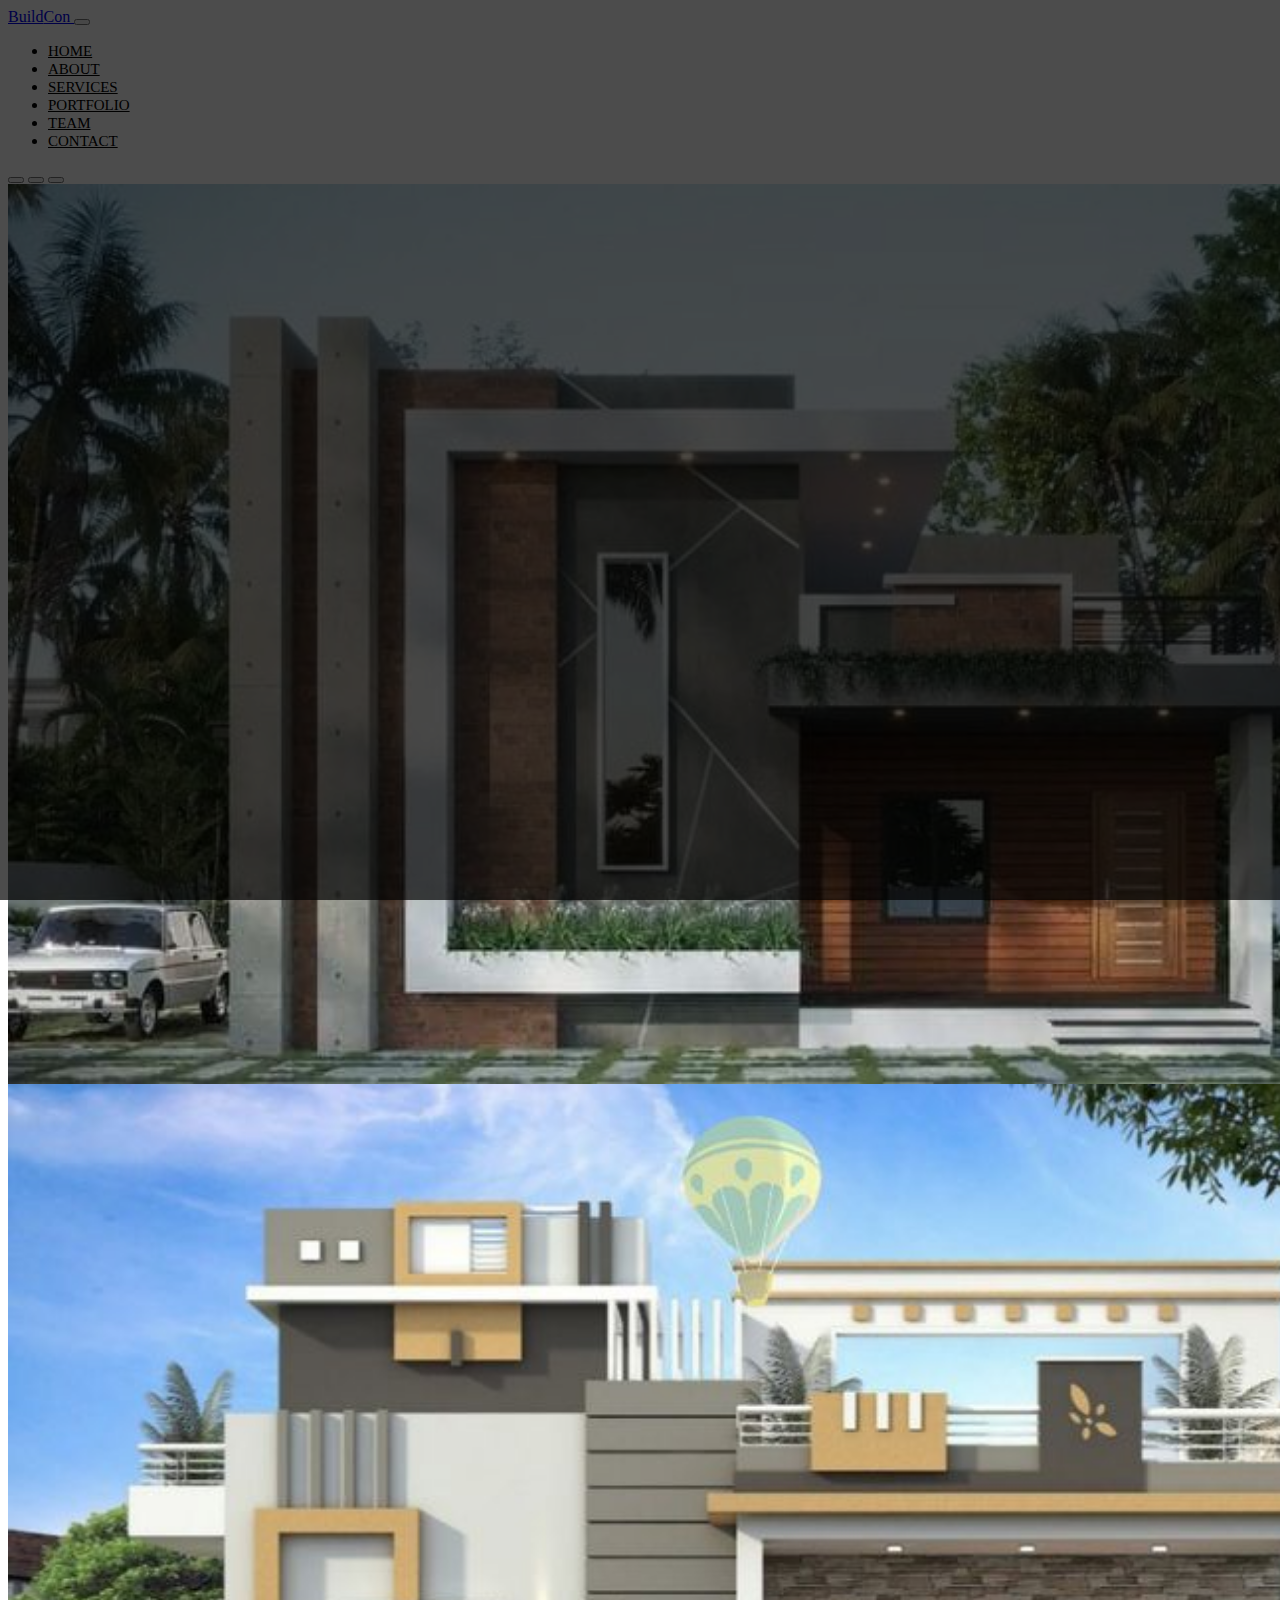
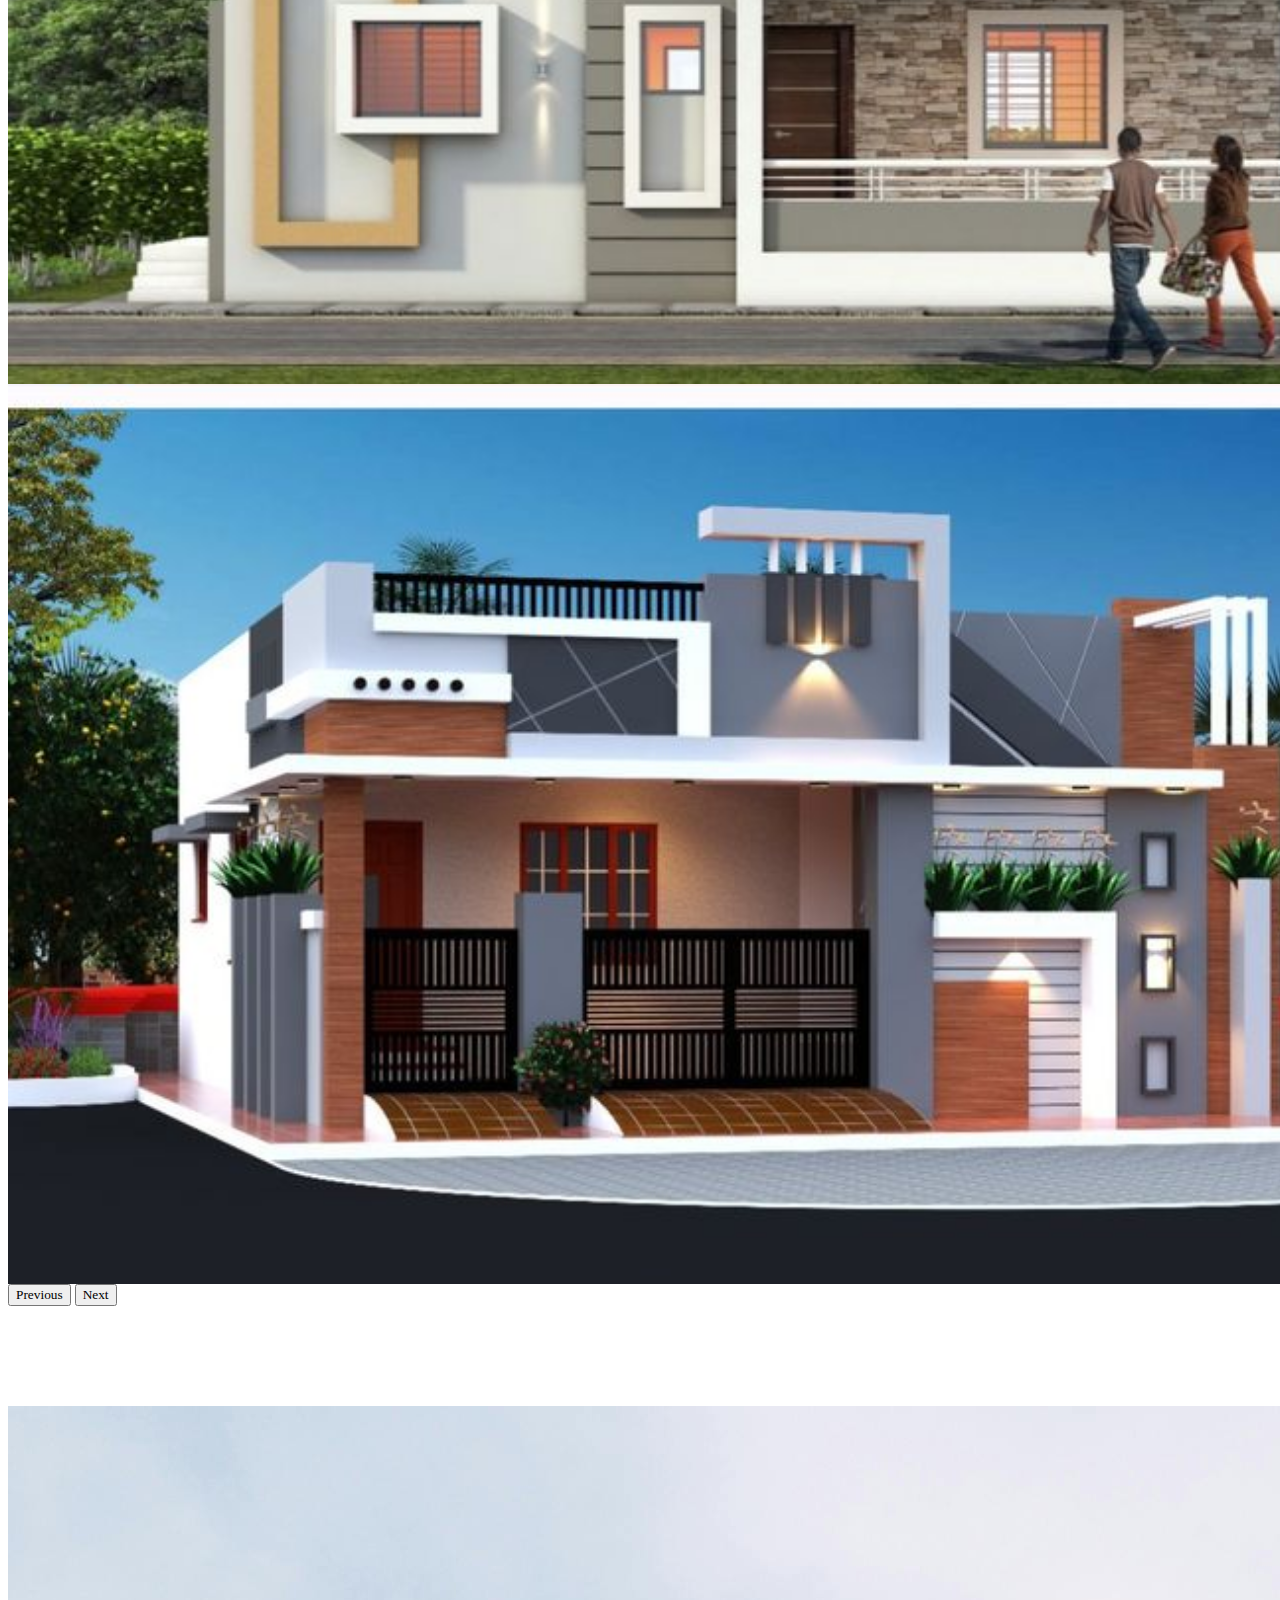
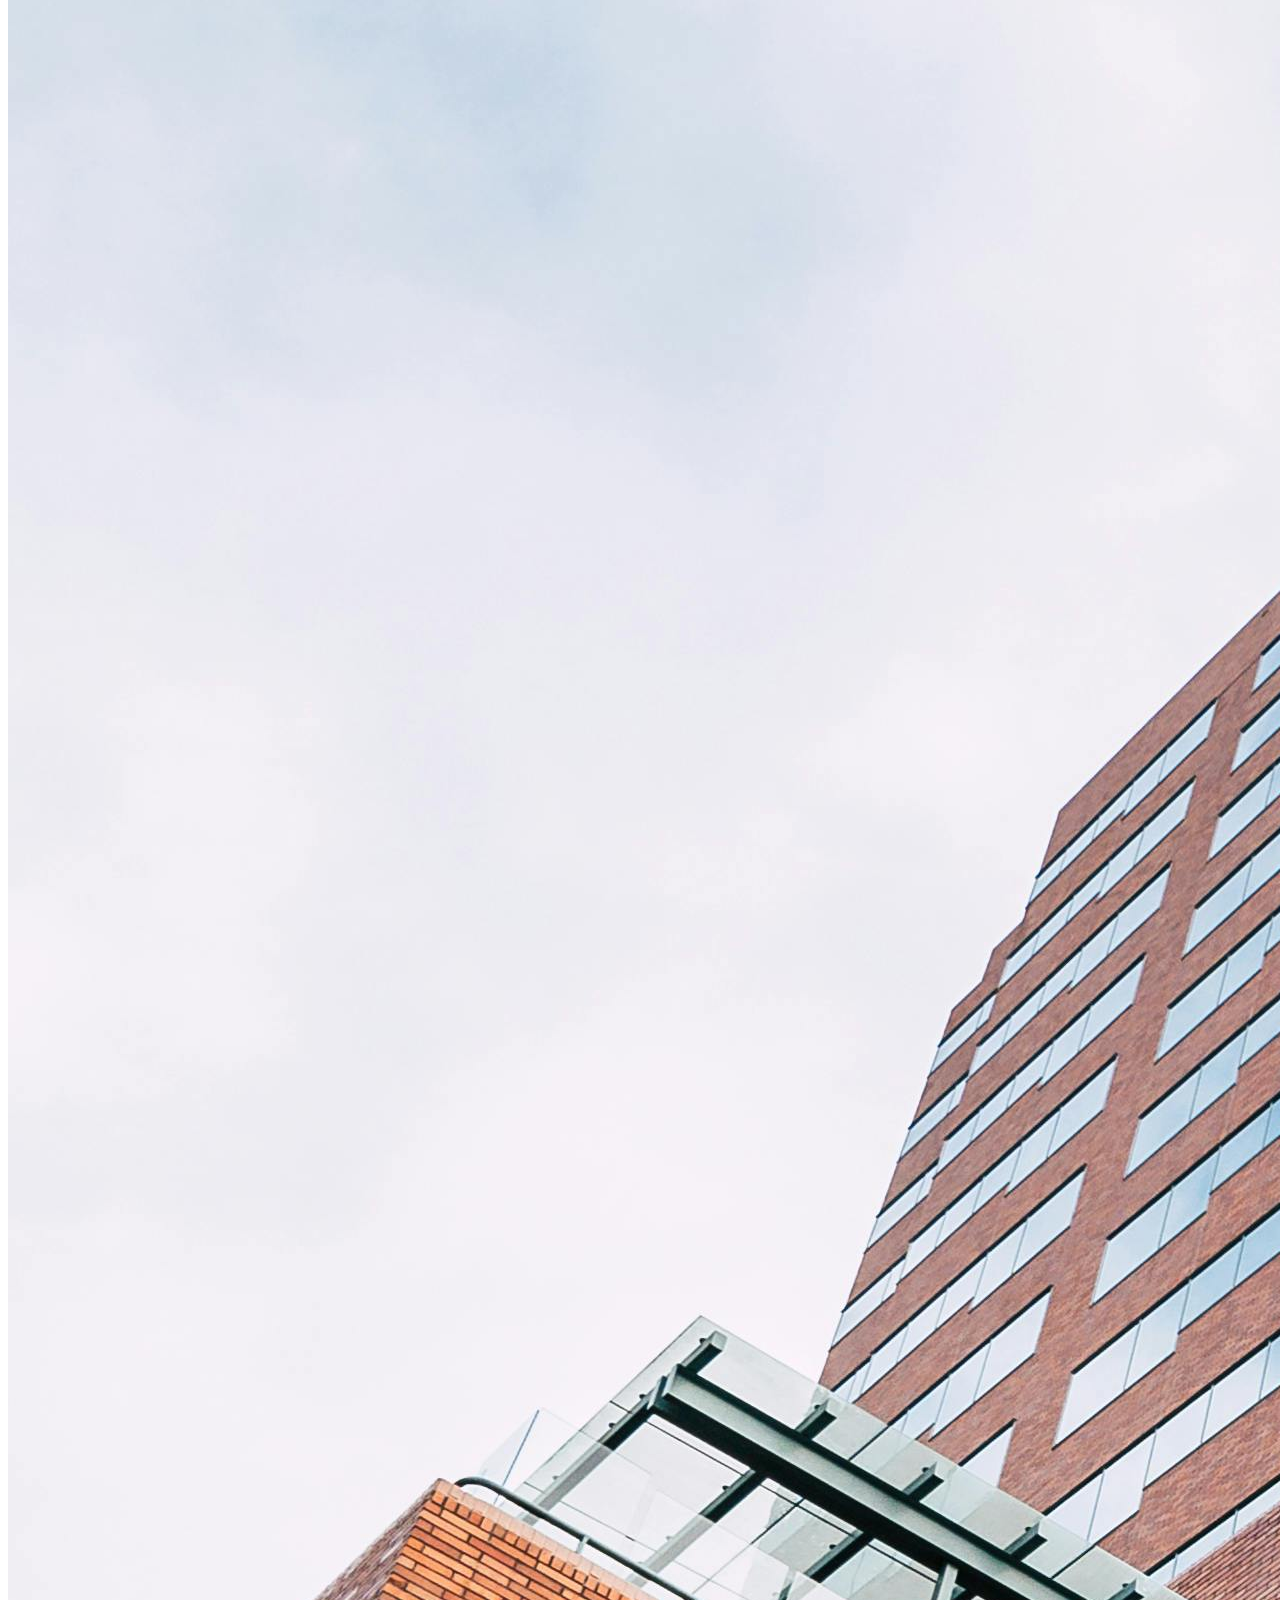
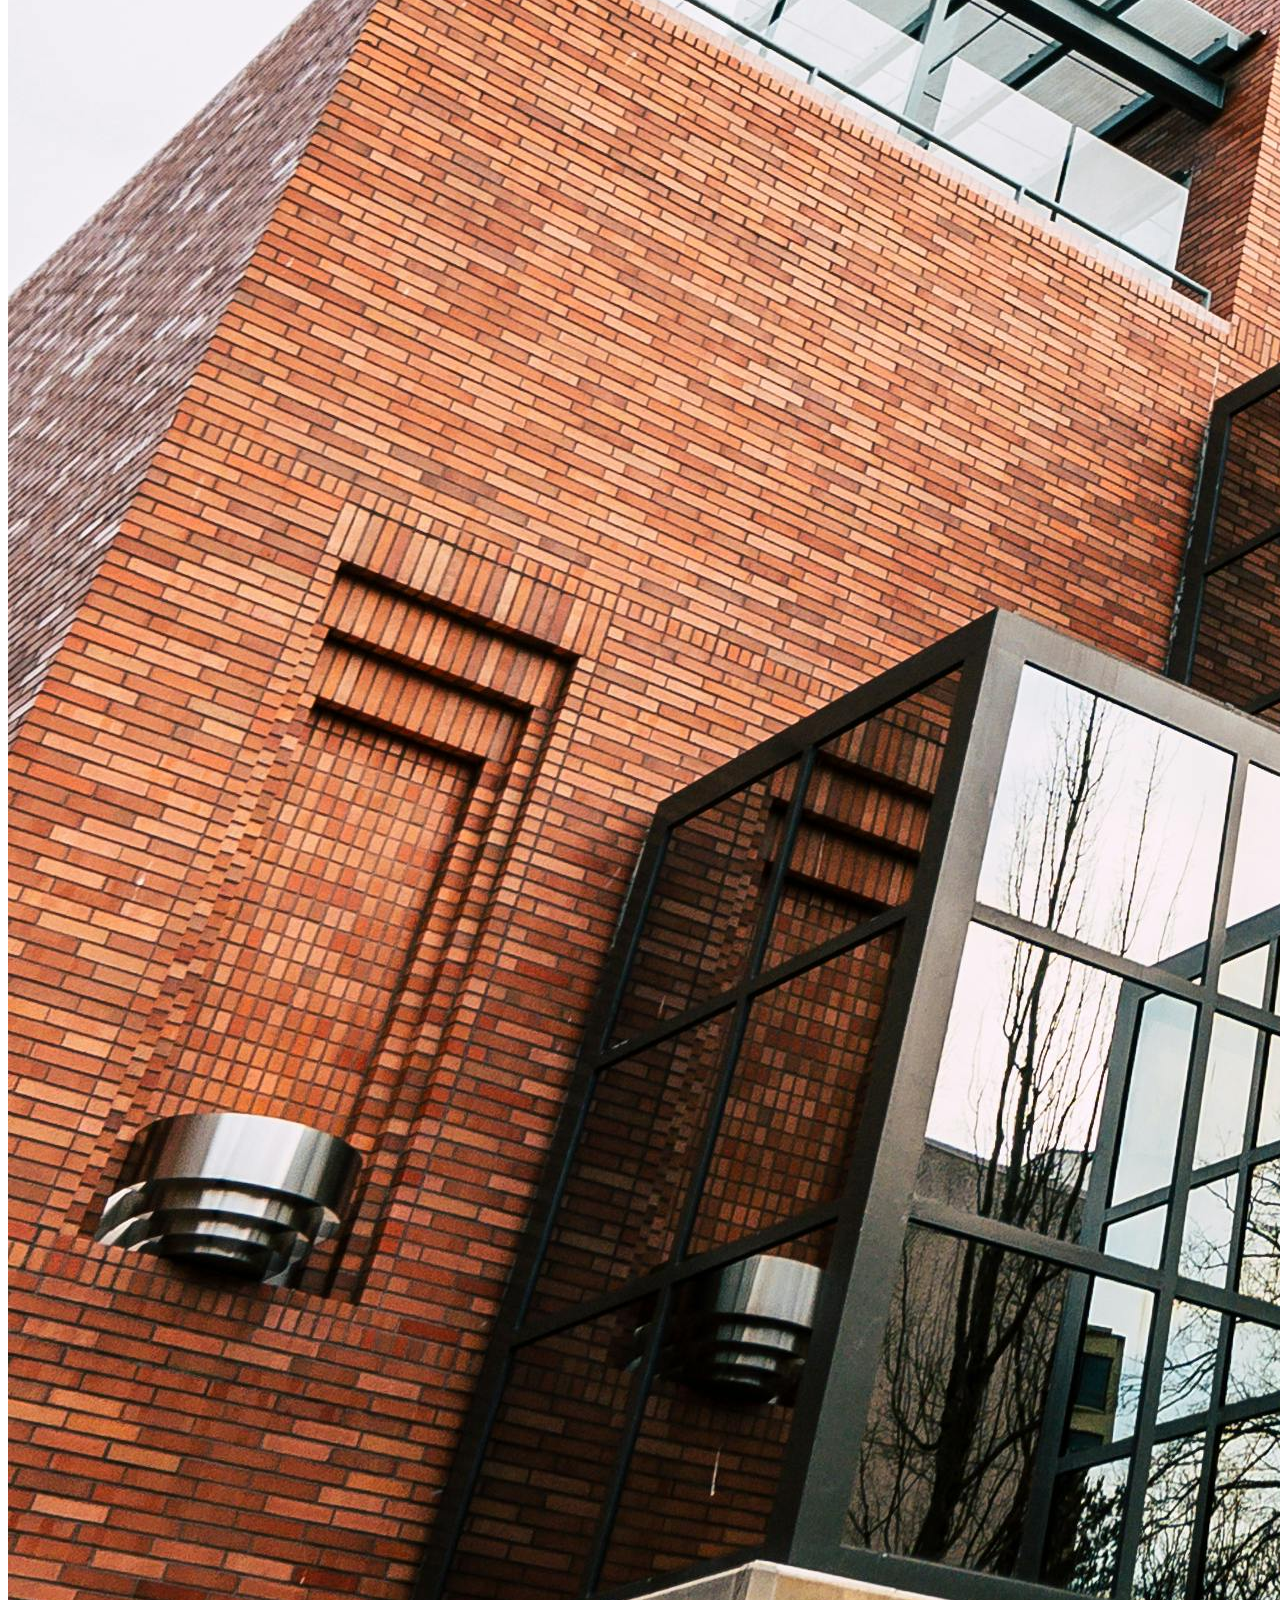
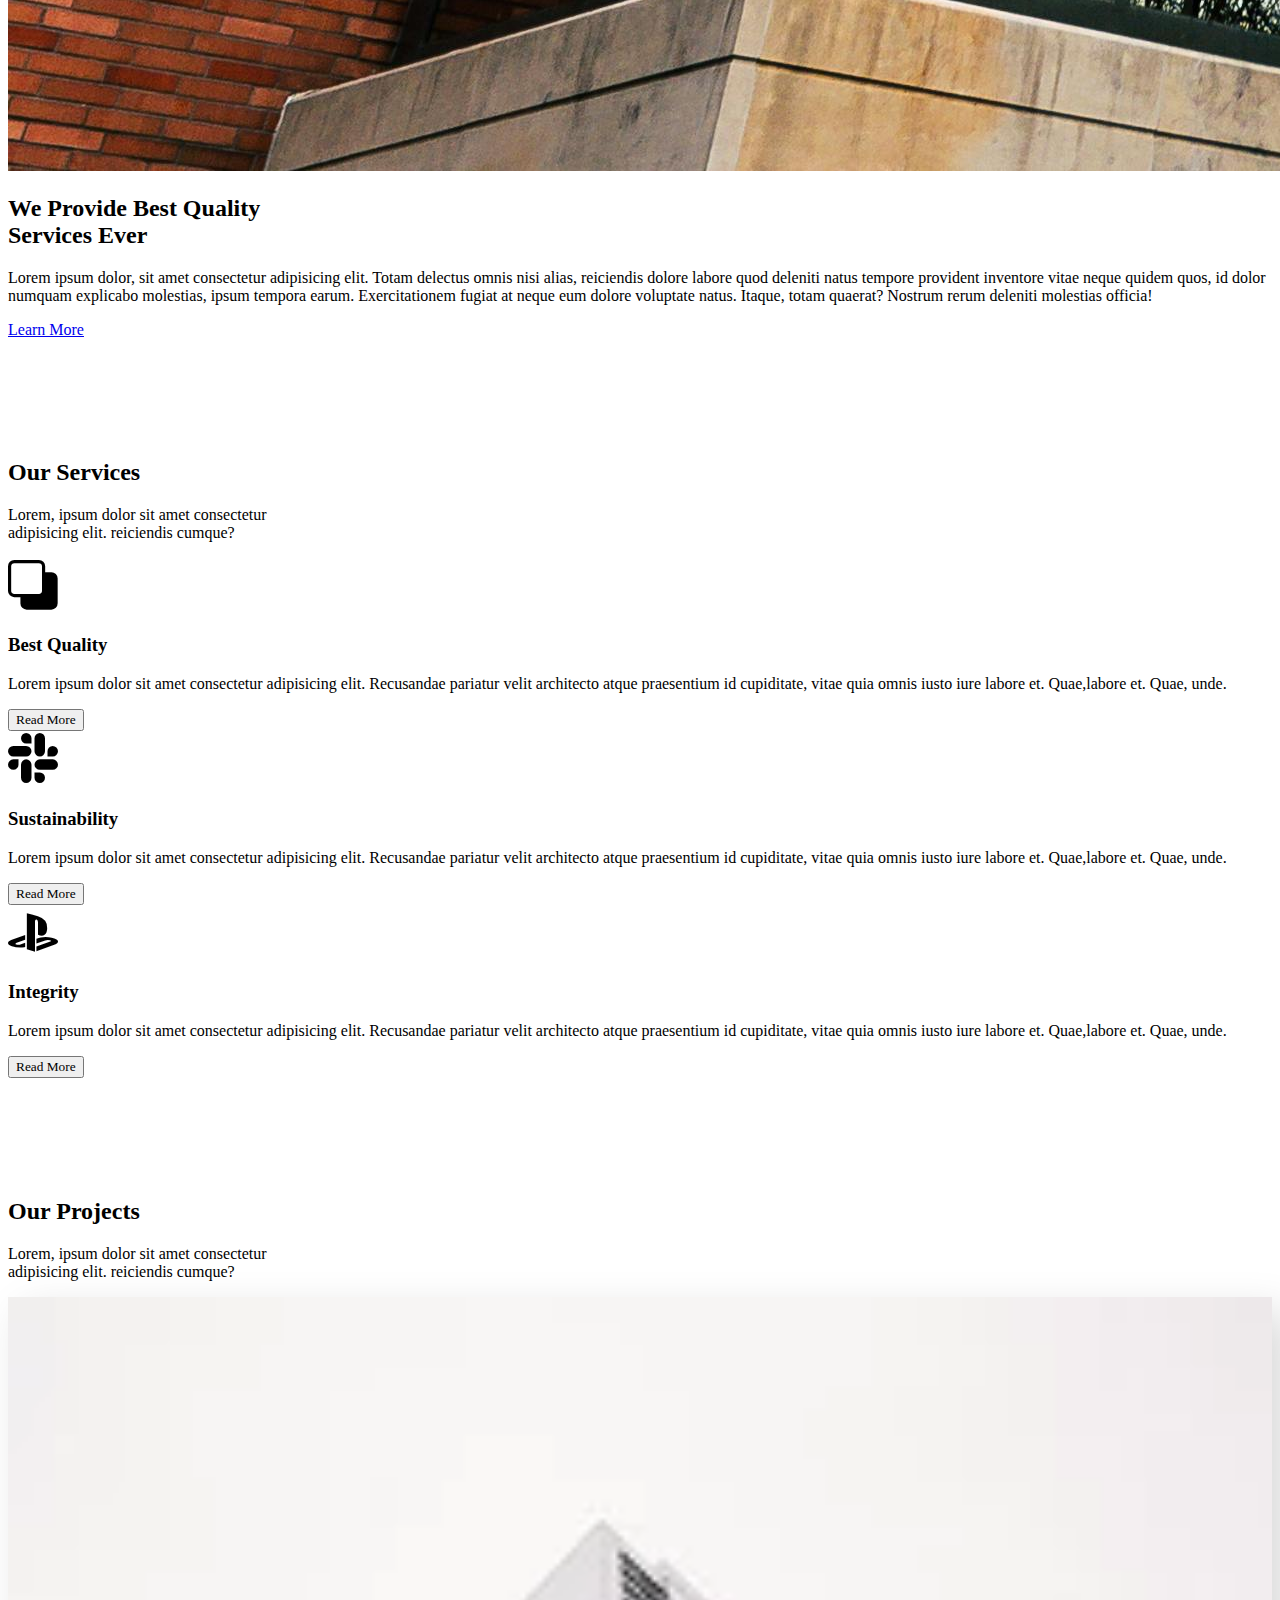
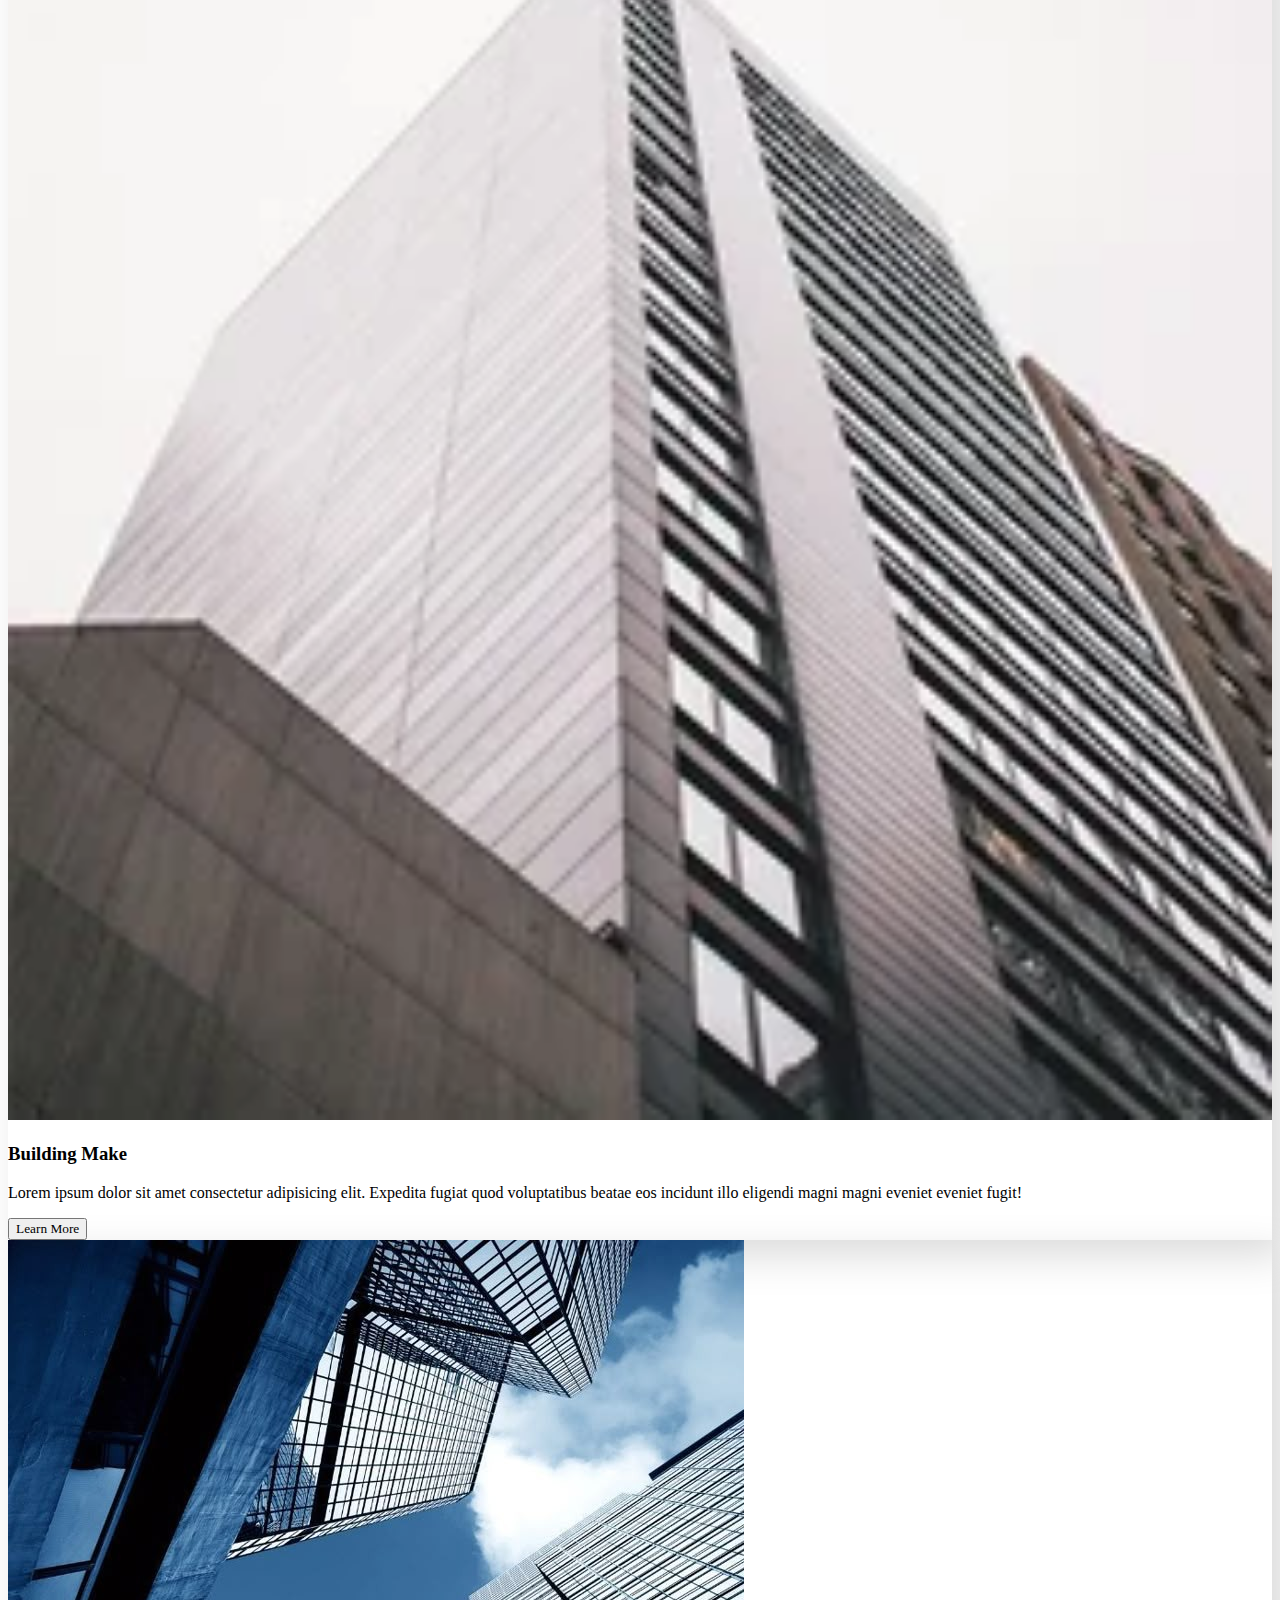
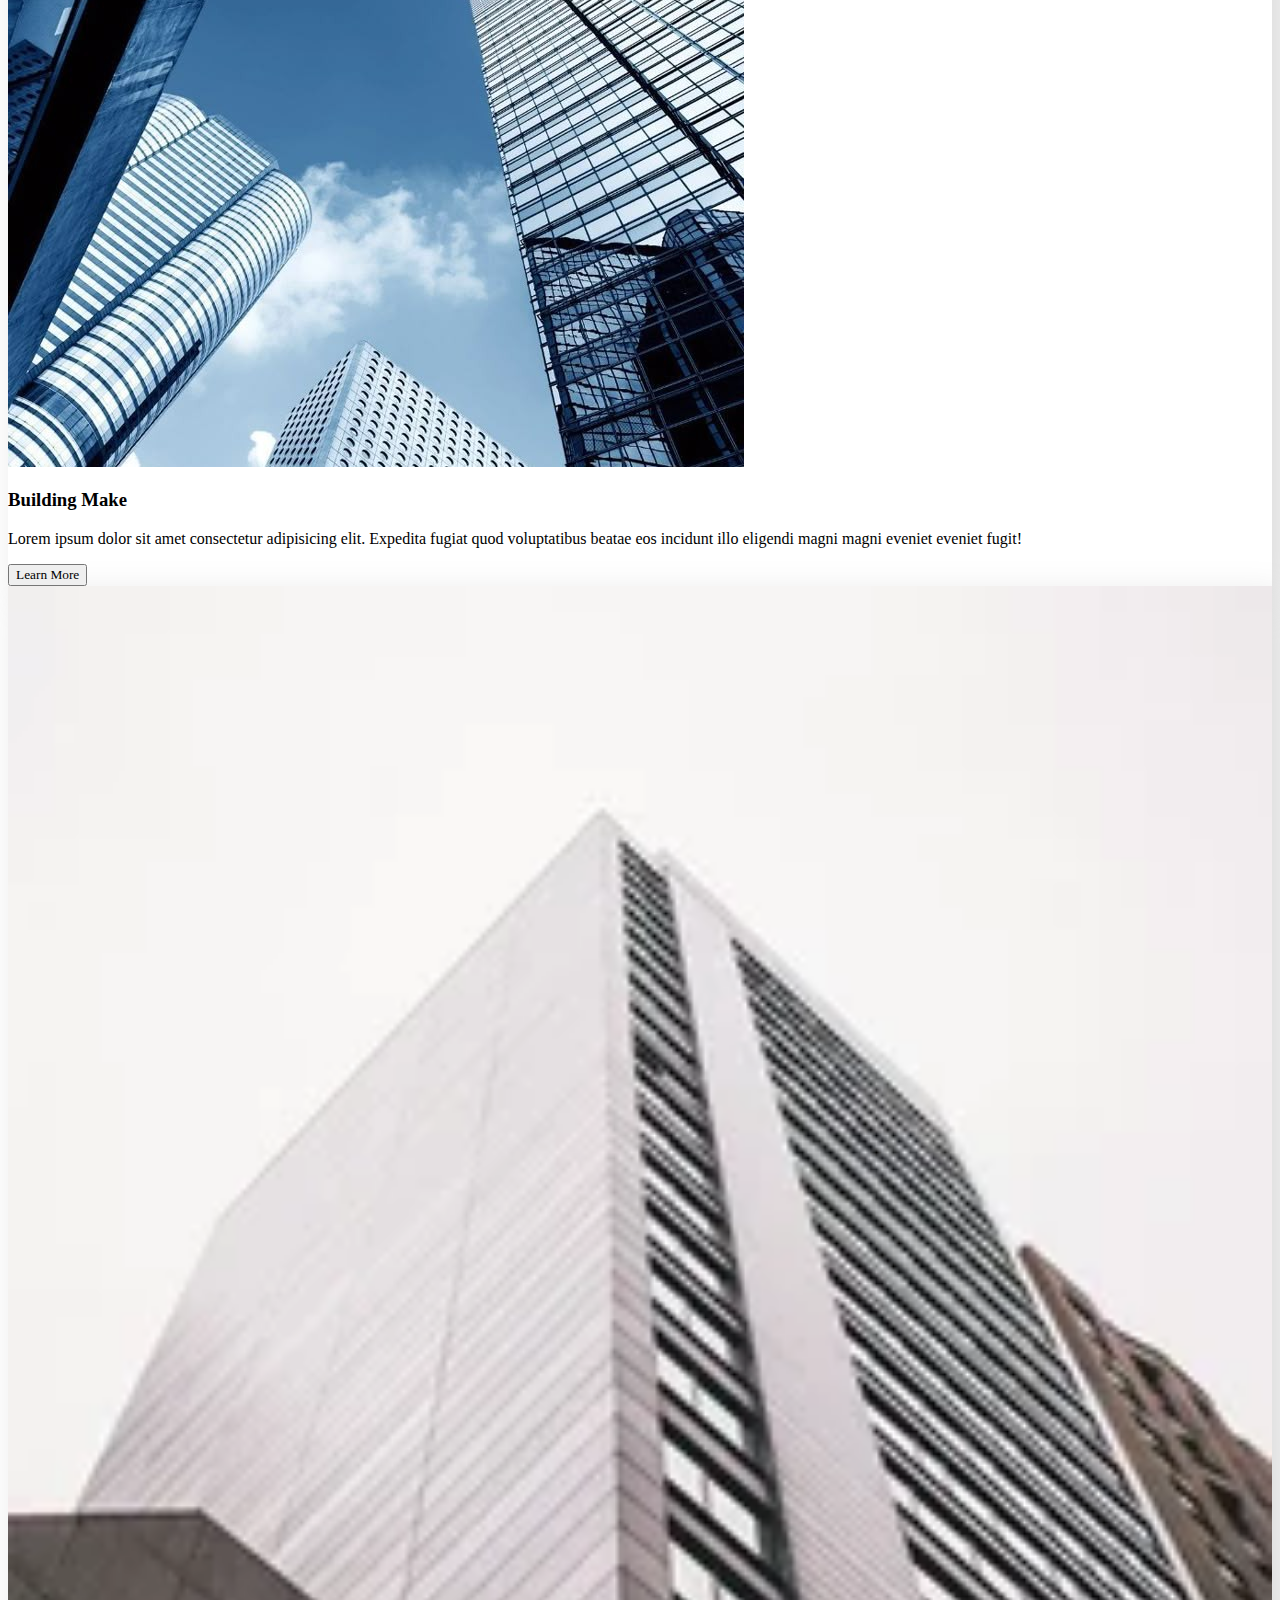
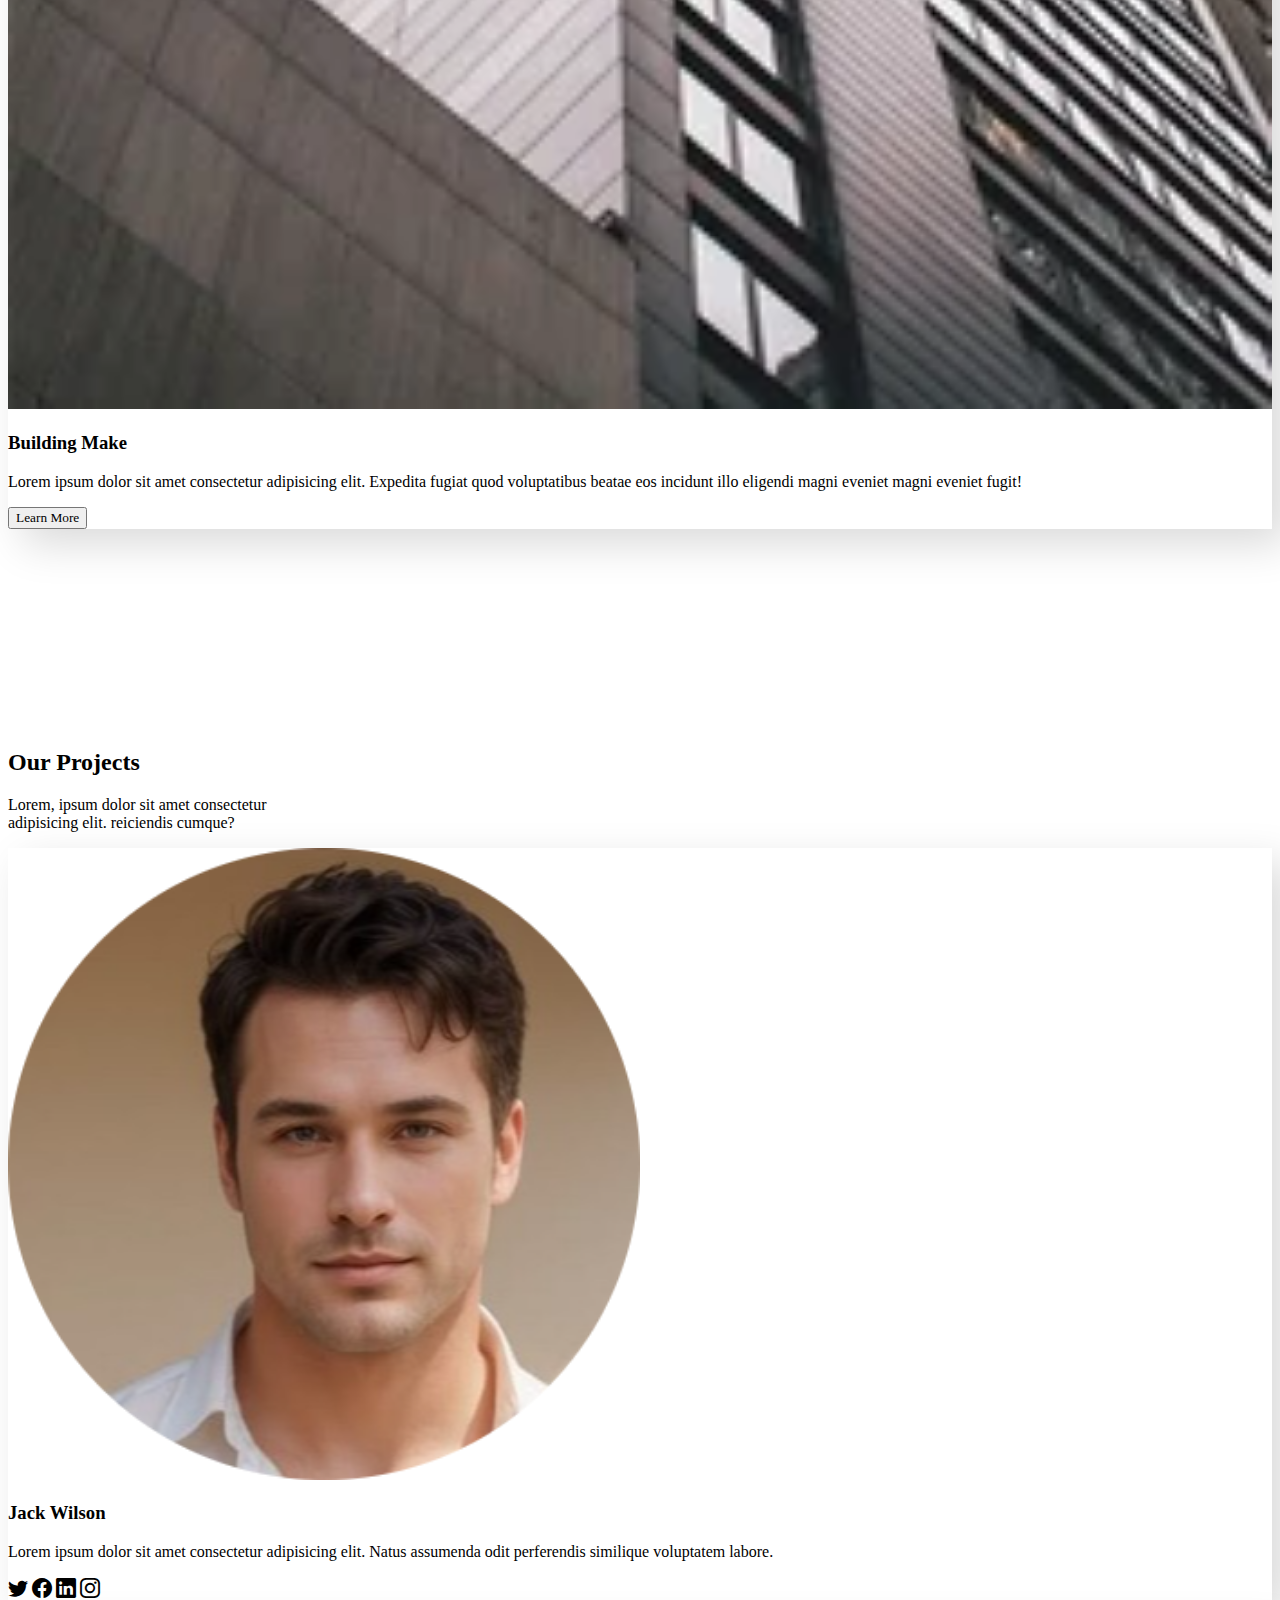
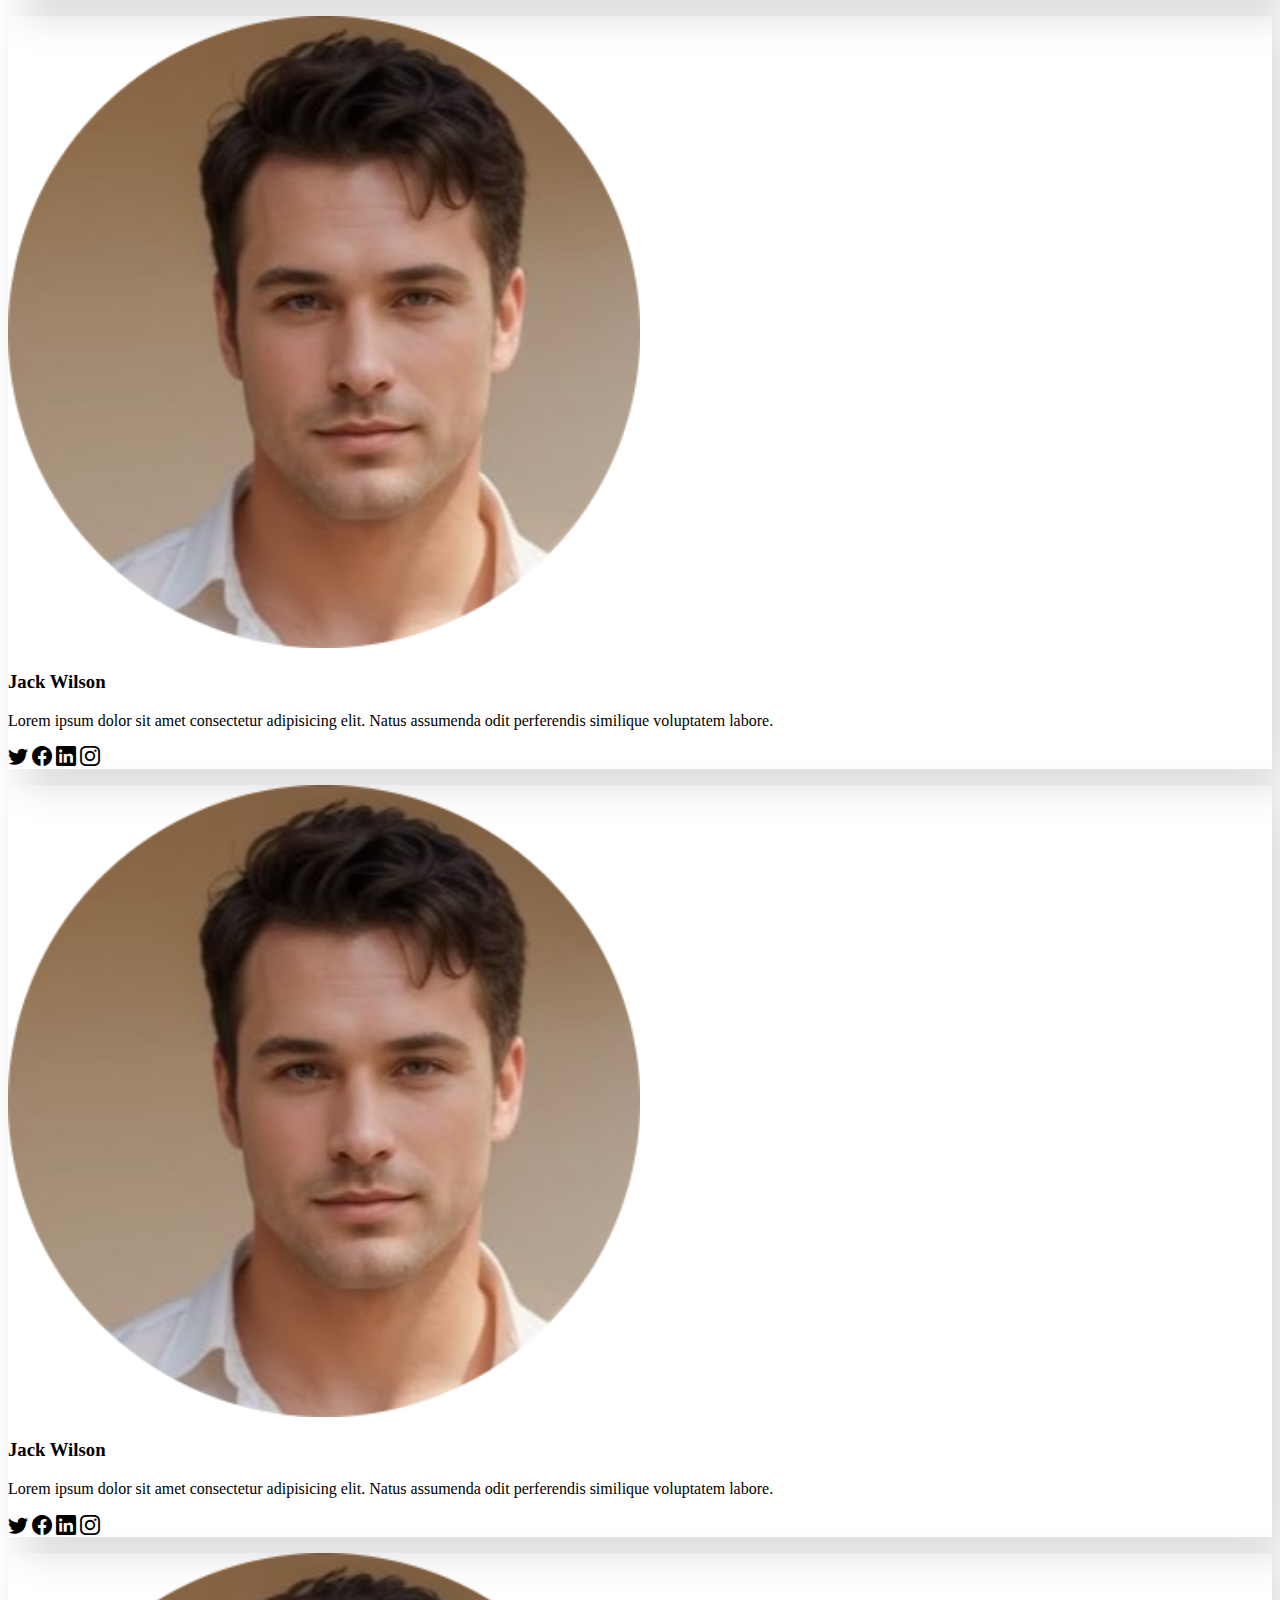
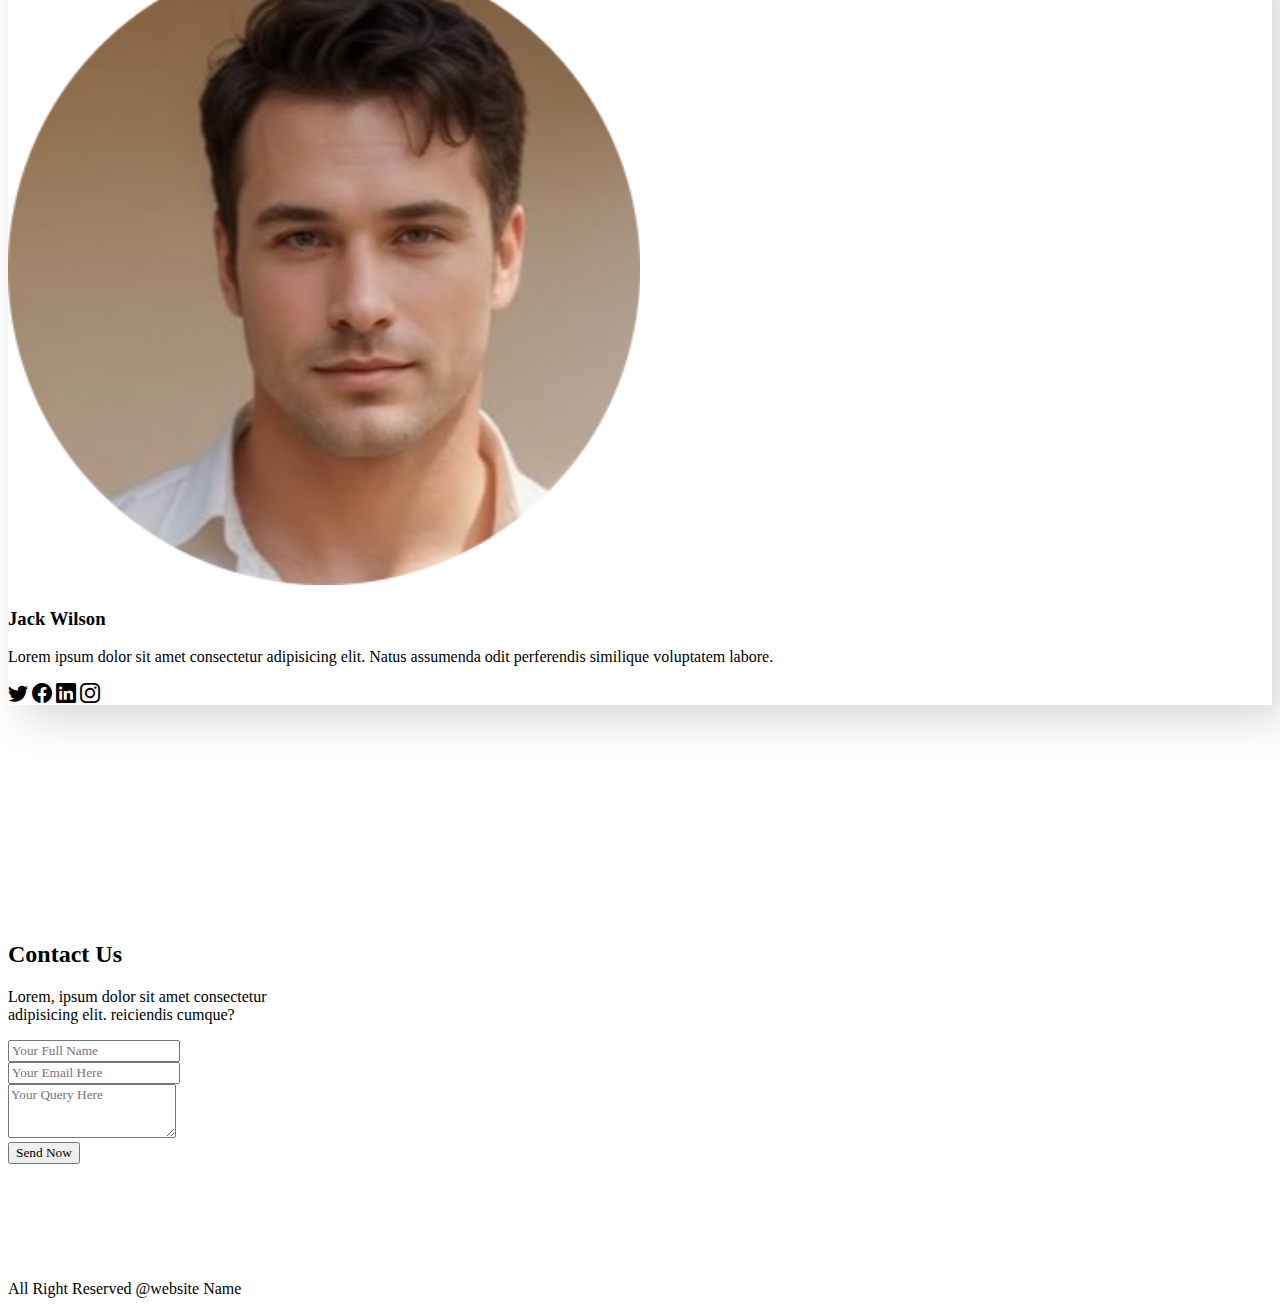
<file: index.html>
<!DOCTYPE html>
<html lang="en">

<head>
    <meta charset="UTF-8">
    <meta name="viewport" content="width=device-width, initial-scale=1.0">
    <title>Document</title>
    <link rel="stylesheet" href="./style.css">
    <link href="https://cdn.jsdelivr.net/npm/bootstrap@5.3.7/dist/css/bootstrap.min.css" rel="stylesheet"
        integrity="sha384-LN+7fdVzj6u52u30Kp6M/trliBMCMKTyK833zpbD+pXdCLuTusPj697FH4R/5mcr" crossorigin="anonymous">
    <link rel="stylesheet" href="https://cdn.jsdelivr.net/npm/bootstrap-icons@1.13.1/font/bootstrap-icons.min.css">
</head>

<body>

    <nav class="navbar navbar-expand-lg navbar-light bg-light fixed-top">
        <div class="container">
            <a class="navbar-brand" href="#"> <span class="text-warning">Build</span>Con </a>
            <button class="navbar-toggler" type="button" data-bs-toggle="collapse"
                data-bs-target="#navbarSupportedContent" aria-controls="navbarSupportedContent" aria-expanded="false"
                aria-label="Toggle navigation">
                <span class="navbar-toggler-icon"></span>
            </button>
            <div class="collapse navbar-collapse" id="navbarSupportedContent">
                <ul class="navbar-nav ms-auto mb-2 mb-lg-0">
                    <li class="nav-item">
                        <a class="nav-link" href="homepage.html">Home</a>
                    </li>
                    <li class="nav-item">
                        <a class="nav-link" href="about.html">About</a>
                    </li>
                    <li class="nav-item">
                        <a class="nav-link" href="services.html">Services</a>
                    </li>
                    <li class="nav-item">
                        <a class="nav-link" href="portfolio.html">Portfolio</a>
                    </li>
                    <li class="nav-item">
                        <a class="nav-link" href="team.html">Team</a>
                    </li>
                    <li class="nav-item">
                        <a class="nav-link" href="contact.html">Contact</a>
                    </li>
                </ul>
            </div>
        </div>
    </nav>

    <div id="carouselExampleDark" class="carousel carousel-light slide">
        <div class="carousel-indicators">
            <button type="button" data-bs-target="#carouselExampleDark" data-bs-slide-to="0" class="active"
                aria-current="true" aria-label="Slide 1"></button>
            <button type="button" data-bs-target="#carouselExampleDark" data-bs-slide-to="1"
                aria-label="Slide 2"></button>
            <button type="button" data-bs-target="#carouselExampleDark" data-bs-slide-to="2"
                aria-label="Slide 3"></button>
        </div>
        <div class="carousel-inner">
            <div class="carousel-item active" data-bs-interval="10000">
                <img src="./home.jpg" class="d-block w-100" alt="...">
                <div class="carousel-caption">
                    <h5>Your Dream House</h5>
                    <p>Lorem ipsum dolor sit amet consectetur adipisicing elit. Impedit, quasi inventore officia totam
                        delectus nam!</p>
                    <p><a href="#" class="btn btn-warning mt3 ">Learn More</a></p>
                </div>
            </div>
            <div class="carousel-item" data-bs-interval="2000">
                <img src="./home1.jpg" class="d-block w-100" alt="...">
                <div class="carousel-caption">
                    <h5>Always Dedicated</h5>
                    <p>Lorem ipsum dolor sit amet consectetur adipisicing elit. Impedit, quasi inventore officia totam
                        delectus nam!</p>
                    <p><a href="#" class="btn btn-warning mt3 ">Learn More</a></p>
                </div>
            </div>
            <div class="carousel-item">
                <img src="./home3.jpg" class="d-block w-100" alt="...">
                <div class="carousel-caption">
                    <h5>True Construction</h5>
                    <p>Lorem ipsum dolor sit amet consectetur adipisicing elit. Impedit, quasi inventore officia totam
                        delectus nam!</p>
                    <p><a href="#" class="btn btn-warning mt3 ">Learn More</a></p>
                </div>
            </div>
        </div>
        <button class="carousel-control-prev" type="button" data-bs-target="#carouselExampleDark" data-bs-slide="prev">
            <span class="carousel-control-prev-icon" aria-hidden="true"></span>
            <span class="visually-hidden">Previous</span>
        </button>
        <button class="carousel-control-next" type="button" data-bs-target="#carouselExampleDark" data-bs-slide="next">
            <span class="carousel-control-next-icon" aria-hidden="true"></span>
            <span class="visually-hidden">Next</span>
        </button>
    </div>

    <!-- about-section -->

    <section id="about" class="about section-padding">
        <div class="container">
            <div class="row">
                <div class="col-lg-4 col-md-12 col-12">
                    <div class="about-img">
                        <img src="./aboutimg.jpg" class="img-fluid">
                    </div>
                </div>
                <div class="col-lg-8 col-md-12 col-12 ps-lg-5 mt-md-5">
                    <div class="about-text">
                        <h2>We Provide Best Quality <br> Services Ever </h2>
                        <p>Lorem ipsum dolor, sit amet consectetur adipisicing elit. Totam delectus omnis nisi alias,
                            reiciendis dolore labore quod deleniti natus tempore provident inventore vitae neque quidem
                            quos, id dolor numquam explicabo molestias, ipsum tempora earum. Exercitationem fugiat at
                            neque eum dolore voluptate natus. Itaque, totam quaerat? Nostrum rerum deleniti molestias
                            officia!</p>
                        <a href="#" class="btn btn-warning">Learn More</a>
                    </div>
                </div>
            </div>
        </div>
    </section>

    <!-- services section -->

    <section id="services" class="services">
        <div class="container">
            <div class="row">
                <div class="col-md-12">
                    <div class="section-header text-center pb-5">
                        <h2>Our Services</h2>
                        <p>Lorem, ipsum dolor sit amet consectetur <br> adipisicing elit. reiciendis cumque?</p>
                    </div>
                </div>
            </div>

            <div class="row">
                <div class="col-12 col-md-12 col-lg-4">
                    <div class="card text-white text-center bg-dark pb-2">
                        <div class="card-body">
                            <i class="bi bi-subtract"></i>
                            <h3 class="card-title">Best Quality</h3>
                            <p class="lead">Lorem ipsum dolor sit amet consectetur adipisicing elit. Recusandae pariatur
                                velit architecto atque praesentium id cupiditate, vitae quia omnis iusto iure labore et.
                                Quae,labore et. Quae, unde.</p>
                            <button class="btn btn-warning text-dark">Read More</button>
                        </div>
                    </div>
                </div>
                <div class="col-12 col-md-12 col-lg-4">
                    <div class="card text-white text-center bg-dark pb-2">
                        <div class="card-body">
                            <i class="bi bi-slack"></i>
                            <h3 class="card-title">Sustainability</h3>
                            <p class="lead">Lorem ipsum dolor sit amet consectetur adipisicing elit. Recusandae pariatur
                                velit architecto atque praesentium id cupiditate, vitae quia omnis iusto iure labore et.
                                Quae,labore et. Quae, unde.</p>
                            <button class="btn btn-warning text-dark">Read More</button>
                        </div>
                    </div>
                </div>
                <div class="col-12 col-md-12 col-lg-4">
                    <div class="card text-white text-center bg-dark pb-2">
                        <div class="card-body">
                            <i class="bi bi-playstation"></i>
                            <h3 class="card-title">Integrity</h3>
                            <p class="lead">Lorem ipsum dolor sit amet consectetur adipisicing elit. Recusandae pariatur
                                velit architecto atque praesentium id cupiditate, vitae quia omnis iusto iure labore et.
                                Quae,labore et. Quae, unde.</p>
                            <button class="btn btn-warning text-dark">Read More</button>
                        </div>
                    </div>
                </div>
            </div>
            
        </div>
    </section>

    <!-- portfolio section -->

    <section id="portfolio" class="portfolio section-padding">
        <div class="container">
            <div class="row">
                <div class="col-md-12">
                    <div class="section-header text-center pb-5">
                        <h2>Our Projects</h2>
                        <p>Lorem, ipsum dolor sit amet consectetur <br> adipisicing elit. reiciendis cumque?</p>
                    </div>
                </div>
            </div>

            <div class="row">
                <div class="col-12 col-md-12 col-lg-4">
                    <div class="card  text-center bg-white pb-2">
                        <div class="card-body text-dark">
                            <div class="img-area mb-4">
                                <img src="./project-img.webp" alt="" class="img-fluid" width="100%">
                            </div>
                            <h3 class="card-title">Building Make</h3>
                            <p class="lead">Lorem ipsum dolor sit amet consectetur adipisicing elit. Expedita fugiat
                                quod voluptatibus beatae eos incidunt illo eligendi magni magni eveniet eveniet fugit!
                            </p>
                            <button class="btn bg-warning text-dark">Learn More</button>
                        </div>
                    </div>
                </div>
                <div class="col-12 col-md-12 col-lg-4">
                    <div class="card  text-center bg-white pb-2">
                        <div class="card-body text-dark">
                            <div class="img-area mb-4">
                                <img src="./project1.jpg" alt="" class="img-fluid">
                            </div>
                            <h3 class="card-title">Building Make</h3>
                            <p class="lead">Lorem ipsum dolor sit amet consectetur adipisicing elit. Expedita fugiat
                                quod voluptatibus beatae eos incidunt illo eligendi magni magni eveniet eveniet fugit!
                            </p>
                            <button class="btn bg-warning text-dark">Learn More</button>
                        </div>
                    </div>
                </div>
                <div class="col-12 col-md-12 col-lg-4">
                    <div class="card  text-center bg-white pb-2">
                        <div class="card-body text-dark">
                            <div class="img-area mb-4">
                                <img src="./project-img.webp" alt="" class="img-fluid" width="100%">
                            </div>
                            <h3 class="card-title">Building Make</h3>
                            <p class="lead">Lorem ipsum dolor sit amet consectetur adipisicing elit. Expedita fugiat
                                quod voluptatibus beatae eos incidunt illo eligendi magni eveniet magni eveniet fugit!
                            </p>
                            <button class="btn bg-warning text-dark">Learn More</button>
                        </div>
                    </div>
                </div>
            </div>
        </div>
    </section>

    <!-- team-section -->

    <section id="team" class="team section-padding">
        <div class="container">
            <div class="row">
                <div class="col-md-12">
                    <div class="section-header text-center pb-5">
                        <h2>Our Projects</h2>
                        <p>Lorem, ipsum dolor sit amet consectetur <br> adipisicing elit. reiciendis cumque?</p>
                    </div>
                </div>
            </div>
            <div class="row">
                <div class="col-12 col-md-6 col-lg-3">
                    <div class="card text-center">
                        <div class="card-body">
                            <img src="./team.png" alt="" class="img-fluid rounded-circle" width="50%">
                            <h3 class="card-title py-2">Jack Wilson</h3>
                            <p class="card-text">Lorem ipsum dolor sit amet consectetur adipisicing elit. Natus
                                assumenda odit perferendis similique voluptatem labore.</p>
                            <p class="socials">
                                <i class="bi bi-twitter text-dark mx-1"></i>
                                <i class="bi bi-facebook text-dark mx-1"></i>
                                <i class="bi bi-linkedin text-dark mx-1"></i>
                                <i class="bi bi-instagram text-dark mx-1"></i>
                            </p>
                        </div>
                    </div>
                </div>
                <div class="col-12 col-md-6 col-lg-3">
                    <div class="card text-center">
                        <div class="card-body">
                            <img src="./team.png" alt="" class="img-fluid rounded-circle" width="50%">
                            <h3 class="card-title py-2">Jack Wilson</h3>
                            <p class="card-text">Lorem ipsum dolor sit amet consectetur adipisicing elit. Natus
                                assumenda odit perferendis similique voluptatem labore.</p>
                            <p class="socials">
                                <i class="bi bi-twitter text-dark mx-1"></i>
                                <i class="bi bi-facebook text-dark mx-1"></i>
                                <i class="bi bi-linkedin text-dark mx-1"></i>
                                <i class="bi bi-instagram text-dark mx-1"></i>
                            </p>
                        </div>
                    </div>
                </div>
                <div class="col-12 col-md-6 col-lg-3">
                    <div class="card text-center">
                        <div class="card-body">
                            <img src="./team.png" alt="" class="img-fluid rounded-circle" width="50%">
                            <h3 class="card-title py-2">Jack Wilson</h3>
                            <p class="card-text">Lorem ipsum dolor sit amet consectetur adipisicing elit. Natus
                                assumenda odit perferendis similique voluptatem labore.</p>
                            <p class="socials">
                                <i class="bi bi-twitter text-dark mx-1"></i>
                                <i class="bi bi-facebook text-dark mx-1"></i>
                                <i class="bi bi-linkedin text-dark mx-1"></i>
                                <i class="bi bi-instagram text-dark mx-1"></i>
                            </p>
                        </div>
                    </div>
                </div>
                <div class="col-12 col-md-6 col-lg-3">
                    <div class="card text-center">
                        <div class="card-body">
                            <img src="./team.png" alt="" class="img-fluid rounded-circle" width="50%">
                            <h3 class="card-title py-2">Jack Wilson</h3>
                            <p class="card-text">Lorem ipsum dolor sit amet consectetur adipisicing elit. Natus
                                assumenda odit perferendis similique voluptatem labore.</p>
                            <p class="socials">
                                <i class="bi bi-twitter text-dark mx-1"></i>
                                <i class="bi bi-facebook text-dark mx-1"></i>
                                <i class="bi bi-linkedin text-dark mx-1"></i>
                                <i class="bi bi-instagram text-dark mx-1"></i>
                            </p>
                        </div>
                    </div>
                </div>
            </div>
        </div>
    </section>

    <!-- contact-section -->

    <section id="contact" class="contact section-padding">
        <div class="container">
            <div class="row">
                <div class="col-md-12">
                    <div class="section-header text-center pb-5">
                        <h2>Contact Us</h2>
                        <p>Lorem, ipsum dolor sit amet consectetur <br> adipisicing elit. reiciendis cumque?</p>
                    </div>
                </div>
            </div>

            <div class="row m-0">
                <div class="col-md-12 p-0 pt-4 pb-4">
                  <form action="#" class="bg-light p-4.m-auto">
                       <div class="row">
                        <div class="col-md-12">
                            <div class="mb-3">
                                <input type="text" class="form-control" required placeholder="Your Full Name">
                            </div>
                        </div>
                        <div class="col-md-12">
                            <div class="mb-3">
                                <input type="email" class="form-control" required placeholder="Your Email Here">
                            </div>
                        </div>
                        <div class="col-md-12">
                            <div class="mb-3">
                                <textarea rows="3" required class="form-control" placeholder="Your Query Here"></textarea>
                            </div>
                        </div>
                        <button class="btn btn-warning btn-lg btn-block mt-3">Send Now</button>
                    </div>
                  </form>
                </div>
            </div>
        </div>
    </section>

    <!-- footer -->

    <footer class="bg-dark p-2 text-center">
        <div class="container">
            <p class="text-white">All Right Reserved @website Name</p>
        </div>
    </footer>

</body>
<script src="https://cdn.jsdelivr.net/npm/bootstrap@5.3.7/dist/js/bootstrap.bundle.min.js"
    integrity="sha384-ndDqU0Gzau9qJ1lfW4pNLlhNTkCfHzAVBReH9diLvGRem5+R9g2FzA8ZGN954O5Q"
    crossorigin="anonymous"></script>

</html>
</file>
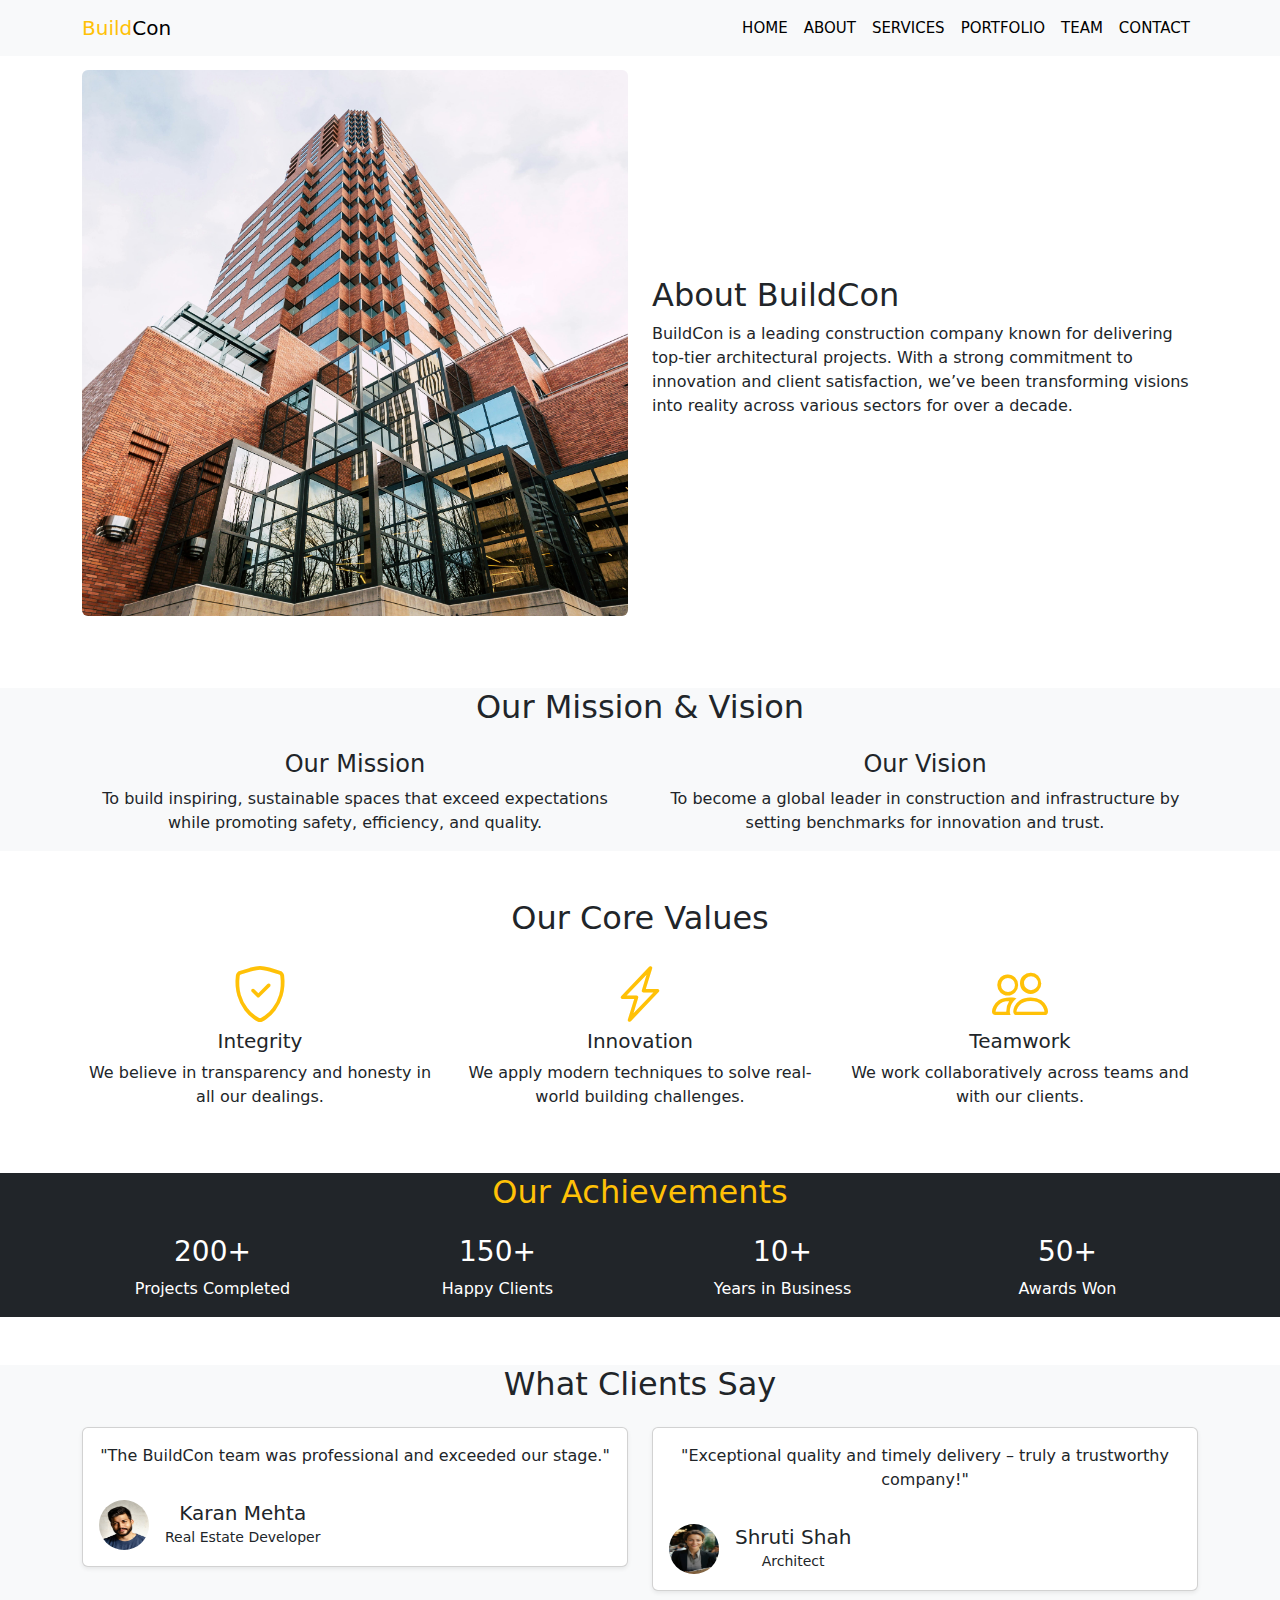
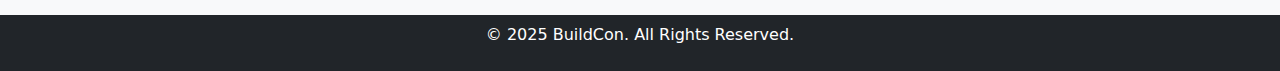
<file: about.html>
<!DOCTYPE html>
<html lang="en">
<head>
  <meta charset="UTF-8" />
  <meta name="viewport" content="width=device-width, initial-scale=1.0"/>
  <title>About Us - BuildCon</title>
  <link rel="stylesheet" href="./about.css" />
  <link href="https://cdn.jsdelivr.net/npm/bootstrap@5.3.7/dist/css/bootstrap.min.css" rel="stylesheet" />
  <link rel="stylesheet" href="https://cdn.jsdelivr.net/npm/bootstrap-icons@1.13.1/font/bootstrap-icons.min.css" />
</head>
<body>
  
   <nav class="navbar navbar-expand-lg navbar-light bg-light fixed-top">
        <div class="container">
            <a class="navbar-brand" href="#"> <span class="text-warning">Build</span>Con </a>
            <button class="navbar-toggler" type="button" data-bs-toggle="collapse"
                data-bs-target="#navbarSupportedContent" aria-controls="navbarSupportedContent" aria-expanded="false"
                aria-label="Toggle navigation">
                <span class="navbar-toggler-icon"></span>
            </button>
            <div class="collapse navbar-collapse" id="navbarSupportedContent">
                <ul class="navbar-nav ms-auto mb-2 mb-lg-0">
                    <li class="nav-item">
                        <a class="nav-link" href="index.html">Home</a>
                    </li>
                    <li class="nav-item">
                        <a class="nav-link" href="about.html">About</a>
                    </li>
                    <li class="nav-item">
                        <a class="nav-link" href="services.html">Services</a>
                    </li>
                    <li class="nav-item">
                        <a class="nav-link" href="portfolio.html">Portfolio</a>
                    </li>
                    <li class="nav-item">
                        <a class="nav-link" href="team.html">Team</a>
                    </li>
                    <li class="nav-item">
                        <a class="nav-link" href="contact.html">Contact</a>
                    </li>
                </ul>
            </div>
        </div>
    </nav>


  <!-- Section 1: About Company -->
  <section class="section-padding" style="margin-top: 70px;" id="company">
    <div class="container">
      <div class="row align-items-center">
        <div class="col-md-6 mb-4">
          <img src="./aboutimg.jpg" alt="About" class="img-fluid rounded">
        </div>  
        <div class="col-md-6">
          <h2>About BuildCon</h2>
          <p>BuildCon is a leading construction company known for delivering top-tier architectural projects. With a strong commitment to innovation and client satisfaction, we’ve been transforming visions into reality across various sectors for over a decade.</p>
        </div>
      </div>
    </div>
  </section>

  <!-- Section 2: Mission & Vision -->
  <section class="bg-light section-padding mt-5" id="mission">
    <div class="container text-center">
      <h2>Our Mission & Vision</h2>
      <div class="row mt-4">
        <div class="col-md-6">
          <h4>Our Mission</h4>
          <p>To build inspiring, sustainable spaces that exceed expectations while promoting safety, efficiency, and quality.</p>
        </div>
        <div class="col-md-6">
          <h4>Our Vision</h4>
          <p>To become a global leader in construction and infrastructure by setting benchmarks for innovation and trust.</p>
        </div>
      </div>
    </div>
  </section>

  <!-- Section 3: Core Values -->
  <section class="section-padding mt-5" id="values">
    <div class="container text-center">
      <h2>Our Core Values</h2>
      <div class="row mt-4">
        <div class="col-md-4">
          <i class="bi bi-shield-check display-4 text-warning"></i>
          <h5>Integrity</h5>
          <p>We believe in transparency and honesty in all our dealings.</p>
        </div>
        <div class="col-md-4">
          <i class="bi bi-lightning-charge display-4 text-warning"></i>
          <h5>Innovation</h5>
          <p>We apply modern techniques to solve real-world building challenges.</p>
        </div>
        <div class="col-md-4">
          <i class="bi bi-people display-4 text-warning"></i>
          <h5>Teamwork</h5>
          <p>We work collaboratively across teams and with our clients.</p>
        </div>
      </div>
    </div>
  </section>

  <!-- Section 4: Milestones -->
  <section class="bg-dark text-white section-padding mt-5" id="milestones">
    <div class="container text-center">
      <h2 class="text-warning">Our Achievements</h2>
      <div class="row mt-4">
        <div class="col-md-3">
          <h3>200+</h3>
          <p>Projects Completed</p>
        </div>
        <div class="col-md-3">
          <h3>150+</h3>
          <p>Happy Clients</p>
        </div>
        <div class="col-md-3">
          <h3>10+</h3>
          <p>Years in Business</p>
        </div>
        <div class="col-md-3">
          <h3>50+</h3>
          <p>Awards Won</p>
        </div>
      </div>
    </div>
  </section>

  <!-- Section 5: Testimonials -->
  <section class="section-padding bg-light mt-5" id="testimonials">
    <div class="container text-center">
      <h2>What Clients Say</h2>
      <div class="row mt-4">
        <div class="col-md-6 mb-4">
          <div class="card p-3 shadow-sm">
            <p>"The BuildCon team was professional and exceeded our  stage."</p>
            <div class="d-flex align-items-center mt-3">
              <img src="./cilent.jpg" class="rounded-circle" width="50" height="50" alt="Client">
              <div class="ms-3">
                <h5 class="mb-0">Karan Mehta</h5>
                <small>Real Estate Developer</small>
              </div>
            </div>
          </div>
        </div>
        <div class="col-md-6 mb-4">
          <div class="card p-3 shadow-sm">
            <p>"Exceptional quality and timely delivery – truly a trustworthy company!"</p>
            <div class="d-flex align-items-center mt-3">
              <img src="./cilent1.jpg" class="rounded-circle" width="50" height="50" alt="Client">
              <div class="ms-3">
                <h5 class="mb-0">Shruti Shah</h5>
                <small>Architect</small>
              </div>
            </div>
          </div>
        </div>
      </div>
    </div>
  </section>

  <!-- Footer -->
  <footer class="bg-dark p-2 text-center">
    <div class="container">
      <p class="text-white">© 2025 BuildCon. All Rights Reserved.</p>
    </div>
  </footer>

  <!-- Bootstrap JS -->
  <script src="https://cdn.jsdelivr.net/npm/bootstrap@5.3.7/dist/js/bootstrap.bundle.min.js"></script>

</body>
</html>
</file>
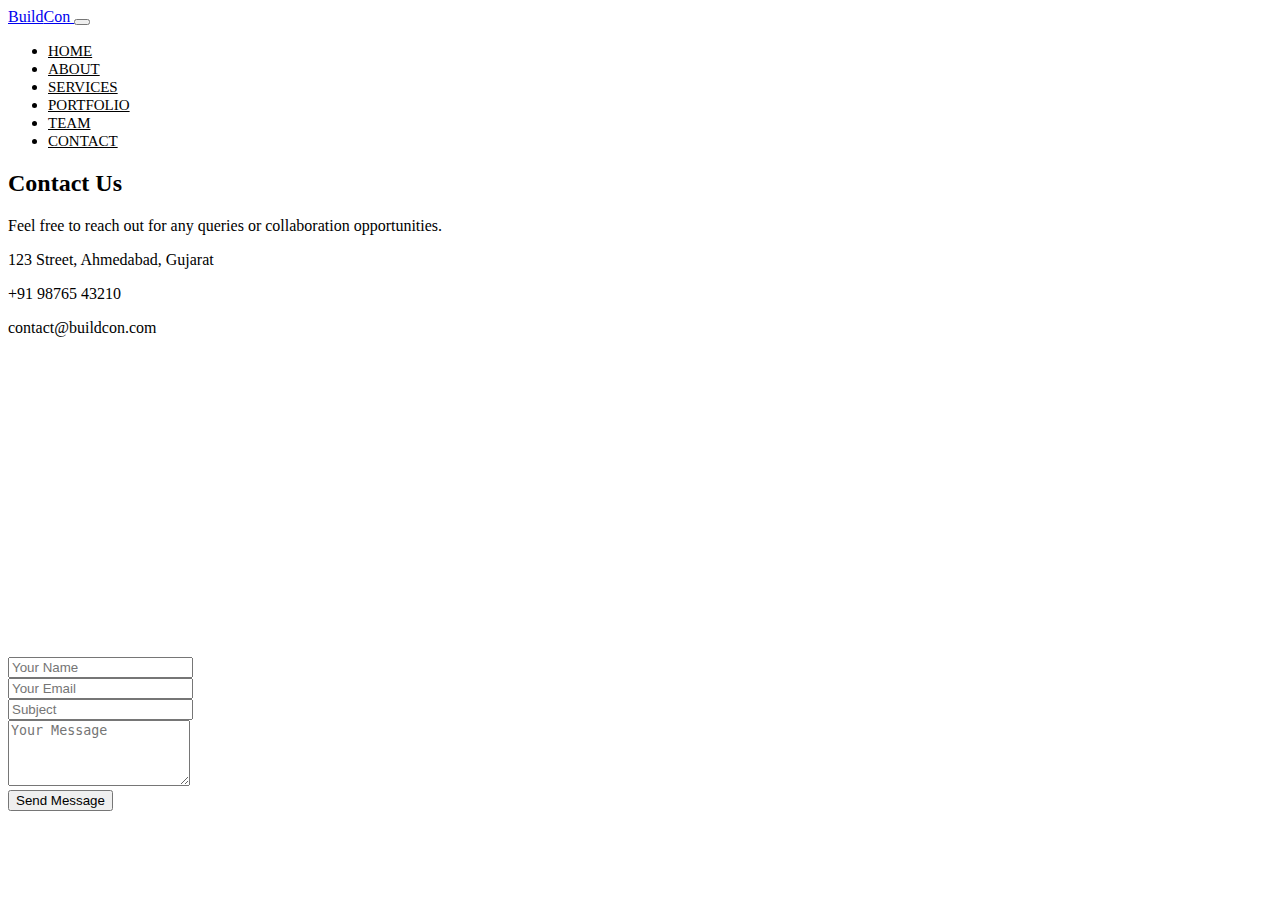
<file: contact.html>
<!DOCTYPE html>
<html lang="en">

<head>
    <meta charset="UTF-8">
    <meta name="viewport" content="width=device-width, initial-scale=1.0">
    <title>contact</title>
    <link rel="stylesheet" href="./contact.css">
    <link href="https://cdn.jsdelivr.net/npm/bootstrap@5.3.7/dist/css/bootstrap.min.css" rel="stylesheet"
        integrity="sha384-LN+7fdVzj6u52u30Kp6M/trliBMCMKTyK833zpbD+pXdCLuTusPj697FH4R/5mcr" crossorigin="anonymous">
</head>

<body>

    <nav class="navbar navbar-expand-lg navbar-light bg-light fixed-top">
        <div class="container">
            <a class="navbar-brand" href="#"> <span class="text-warning">Build</span>Con </a>
            <button class="navbar-toggler" type="button" data-bs-toggle="collapse"
                data-bs-target="#navbarSupportedContent" aria-controls="navbarSupportedContent" aria-expanded="false"
                aria-label="Toggle navigation">
                <span class="navbar-toggler-icon"></span>
            </button>
            <div class="collapse navbar-collapse" id="navbarSupportedContent">
                <ul class="navbar-nav ms-auto mb-2 mb-lg-0">
                    <li class="nav-item">
                        <a class="nav-link" href="index.html">Home</a>
                    </li>
                    <li class="nav-item">
                        <a class="nav-link" href="about.html">About</a>
                    </li>
                    <li class="nav-item">
                        <a class="nav-link" href="services.html">Services</a>
                    </li>
                    <li class="nav-item">
                        <a class="nav-link" href="portfolio.html">Portfolio</a>
                    </li>
                    <li class="nav-item">
                        <a class="nav-link" href="team.html">Team</a>
                    </li>
                    <li class="nav-item">
                        <a class="nav-link" href="contact.html">Contact</a>
                    </li>
                </ul>
            </div>
        </div>
    </nav>

    <section id="contact" class="contact-section-padding bg-light">
        <div class="container">
            <!-- Section Title -->
            <div class="row">
                <div class="col-md-12 text-center pb-4 mt-5">
                    <h2>Contact Us</h2>
                    <p>Feel free to reach out for any queries or collaboration opportunities.</p>
                </div>
            </div>

            <!-- Contact Info -->
            <div class="row text-center mb-4">
                <div class="col-md-4">
                    <i class="bi bi-geo-alt fs-3 text-warning"></i>
                    <p class="mt-2">123 Street, Ahmedabad, Gujarat</p>
                </div>
                <div class="col-md-4">
                    <i class="bi bi-telephone fs-3 text-warning"></i>
                    <p class="mt-2">+91 98765 43210</p>
                </div>
                <div class="col-md-4">
                    <i class="bi bi-envelope fs-3 text-warning"></i>
                    <p class="mt-2">contact@buildcon.com</p>
                </div>
            </div>

            <!-- Google Map -->
            <div class="row mb-4">
                <div class="col-12">
                    <iframe
                        src="https://www.google.com/maps/embed?pb=!1m18!1m12!1m3!1d3670.3796306038214!2d72.50793811535615!3d23.080869919172525!2m3!1f0!2f0!3f0!3m2!1i1024!2i768!4f13.1!3m3!1m2!1s0x395e84f8d8db37e5%3A0xcbb216bd4fe4cf47!2sAhmedabad%2C%20Gujarat!5e0!3m2!1sen!2sin!4v1625234084673!5m2!1sen!2sin"
                        width="100%" height="300" style="border:0;" allowfullscreen="" loading="lazy"></iframe>
                </div>
            </div>

            <!-- Contact Form -->
            <div class="row">
                <div class="col-md-12">
                    <form action="#" class="bg-white p-4 shadow-sm rounded">
                        <div class="row">
                            <div class="col-md-6 mb-3">
                                <input type="text" class="form-control" placeholder="Your Name" required>
                            </div>
                            <div class="col-md-6 mb-3">
                                <input type="email" class="form-control" placeholder="Your Email" required>
                            </div>
                            <div class="col-md-12 mb-3">
                                <input type="text" class="form-control" placeholder="Subject" required>
                            </div>
                            <div class="col-md-12 mb-3">
                                <textarea class="form-control" rows="4" placeholder="Your Message" required></textarea>
                            </div>
                            <div class="col-md-12 text-center">
                                <button type="submit" class="btn btn-warning px-5">Send Message</button>
                            </div>
                        </div>
                    </form>
                </div>
            </div>

            <!-- Social Links -->
            <div class="row text-center mt-5">
                <div class="col">
                    <a href="#" class="text-dark mx-2 fs-4"><i class="bi bi-facebook"></i></a>
                    <a href="#" class="text-dark mx-2 fs-4"><i class="bi bi-twitter"></i></a>
                    <a href="#" class="text-dark mx-2 fs-4"><i class="bi bi-linkedin"></i></a>
                    <a href="#" class="text-dark mx-2 fs-4"><i class="bi bi-instagram"></i></a>
                </div>
            </div>
        </div>
    </section>

</body>
<script src="https://cdn.jsdelivr.net/npm/bootstrap@5.3.7/dist/js/bootstrap.bundle.min.js"
    integrity="sha384-ndDqU0Gzau9qJ1lfW4pNLlhNTkCfHzAVBReH9diLvGRem5+R9g2FzA8ZGN954O5Q"
    crossorigin="anonymous"></script>

</html>
</file>
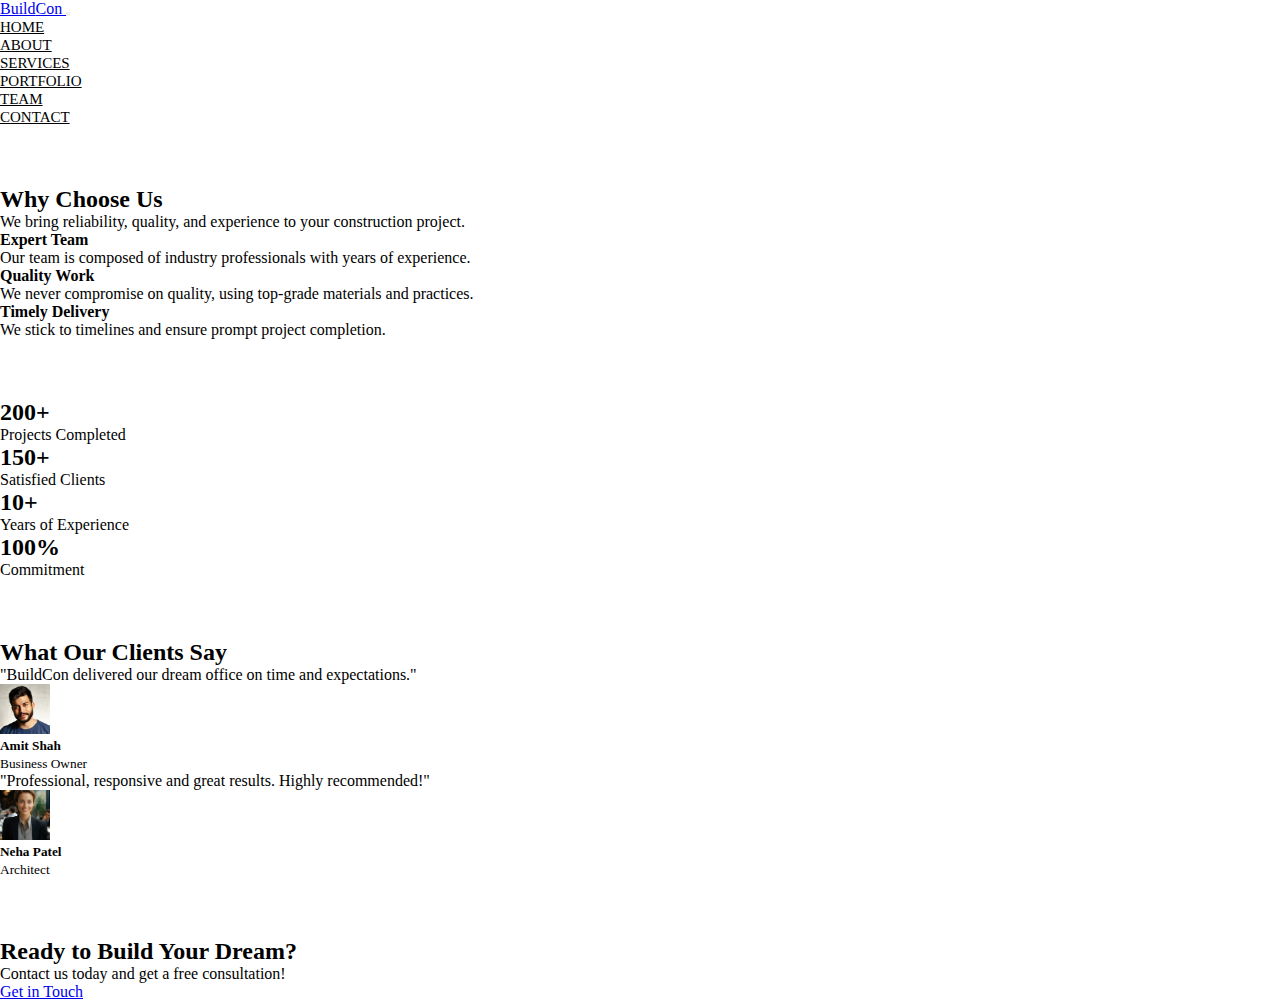
<file: homepage.html>
<!DOCTYPE html>
<html lang="en">

<head>
    <meta charset="UTF-8">
    <meta name="viewport" content="width=device-width, initial-scale=1.0">
    <title>Document</title>
    <link rel="stylesheet" href="./home.css">
    <link href="https://cdn.jsdelivr.net/npm/bootstrap@5.3.7/dist/css/bootstrap.min.css" rel="stylesheet"
        integrity="sha384-LN+7fdVzj6u52u30Kp6M/trliBMCMKTyK833zpbD+pXdCLuTusPj697FH4R/5mcr" crossorigin="anonymous">
</head>

<body>

    <nav class="navbar navbar-expand-lg navbar-light bg-light fixed-top">
        <div class="container">
            <a class="navbar-brand" href="#"> <span class="text-warning">Build</span>Con </a>
            <button class="navbar-toggler" type="button" data-bs-toggle="collapse"
                data-bs-target="#navbarSupportedContent" aria-controls="navbarSupportedContent" aria-expanded="false"
                aria-label="Toggle navigation">
                <span class="navbar-toggler-icon"></span>
            </button>
            <div class="collapse navbar-collapse" id="navbarSupportedContent">
                <ul class="navbar-nav ms-auto mb-2 mb-lg-0">
                    <li class="nav-item">
                        <a class="nav-link" href="index.html">Home</a>
                    </li>
                    <li class="nav-item">
                        <a class="nav-link" href="about.html">About</a>
                    </li>
                    <li class="nav-item">
                        <a class="nav-link" href="services.html">Services</a>
                    </li>
                    <li class="nav-item">
                        <a class="nav-link" href="portfolio.html">Portfolio</a>
                    </li>
                    <li class="nav-item">
                        <a class="nav-link" href="team.html">Team</a>
                    </li>
                    <li class="nav-item">
                        <a class="nav-link" href="contact.html">Contact</a>
                    </li>
                </ul>
            </div>
        </div>
    </nav>

    <section class="section-padding bg-light" id="why">
        <div class="container">
            <div class="text-center pb-5">
                <h2>Why Choose Us</h2>
                <p>We bring reliability, quality, and experience to your construction project.</p>
            </div>
            <div class="row text-center">
                <div class="col-md-4">
                    <i class="bi bi-tools display-4 text-warning"></i>
                    <h4 class="mt-3">Expert Team</h4>
                    <p>Our team is composed of industry professionals with years of experience.</p>
                </div>
                <div class="col-md-4">
                    <i class="bi bi-building display-4 text-warning"></i>
                    <h4 class="mt-3">Quality Work</h4>
                    <p>We never compromise on quality, using top-grade materials and practices.</p>
                </div>
                <div class="col-md-4">
                    <i class="bi bi-clock-history display-4 text-warning"></i>
                    <h4 class="mt-3">Timely Delivery</h4>
                    <p>We stick to timelines and ensure prompt project completion.</p>
                </div>
            </div>
        </div>
    </section>

    <section class="bg-dark text-white text-center p-5">
        <div class="container">
            <div class="row">
                <div class="col-md-3">
                    <h2 class="text-warning">200+</h2>
                    <p>Projects Completed</p>
                </div>
                <div class="col-md-3">
                    <h2 class="text-warning">150+</h2>
                    <p>Satisfied Clients</p>
                </div>
                <div class="col-md-3">
                    <h2 class="text-warning">10+</h2>
                    <p>Years of Experience</p>
                </div>
                <div class="col-md-3">
                    <h2 class="text-warning">100%</h2>
                    <p>Commitment</p>
                </div>
            </div>
        </div>
    </section>

    <section class="section-padding" id="testimonials">
        <div class="container">
            <div class="text-center pb-5">
                <h2>What Our Clients Say</h2>
            </div>
            <div class="row">
                <div class="col-md-6">
                    <div class="card p-3 shadow-sm">
                        <p>"BuildCon delivered our dream office on time and expectations."</p>
                        <div class="d-flex align-items-center mt-3">
                            <img src="./cilent.jpg" class="rounded-circle" width="50" height="50">
                            <div class="ms-3">
                                <h5 class="mb-0">Amit Shah</h5>
                                <small>Business Owner</small>
                            </div>
                        </div>
                    </div>
                </div>
                <div class="col-md-6">
                    <div class="card p-3 shadow-sm">
                        <p>"Professional, responsive and great results. Highly recommended!"</p>
                        <div class="d-flex align-items-center mt-3">
                            <img src="./cilent1.jpg" class="rounded-circle" width="50" height="50">
                            <div class="ms-3">
                                <h5 class="mb-0">Neha Patel</h5>
                                <small>Architect</small>
                            </div>
                        </div>
                    </div>
                </div>
            </div>
        </div>
    </section>

    <section class="bg-warning text-center text-dark p-5">
        <h2>Ready to Build Your Dream?</h2>
        <p>Contact us today and get a free consultation!</p>
        <a href="#contact" class="btn btn-dark mt-2">Get in Touch</a>
    </section>



</body>
<script src="https://cdn.jsdelivr.net/npm/bootstrap@5.3.7/dist/js/bootstrap.bundle.min.js"
    integrity="sha384-ndDqU0Gzau9qJ1lfW4pNLlhNTkCfHzAVBReH9diLvGRem5+R9g2FzA8ZGN954O5Q"
    crossorigin="anonymous"></script>

</html>
</file>
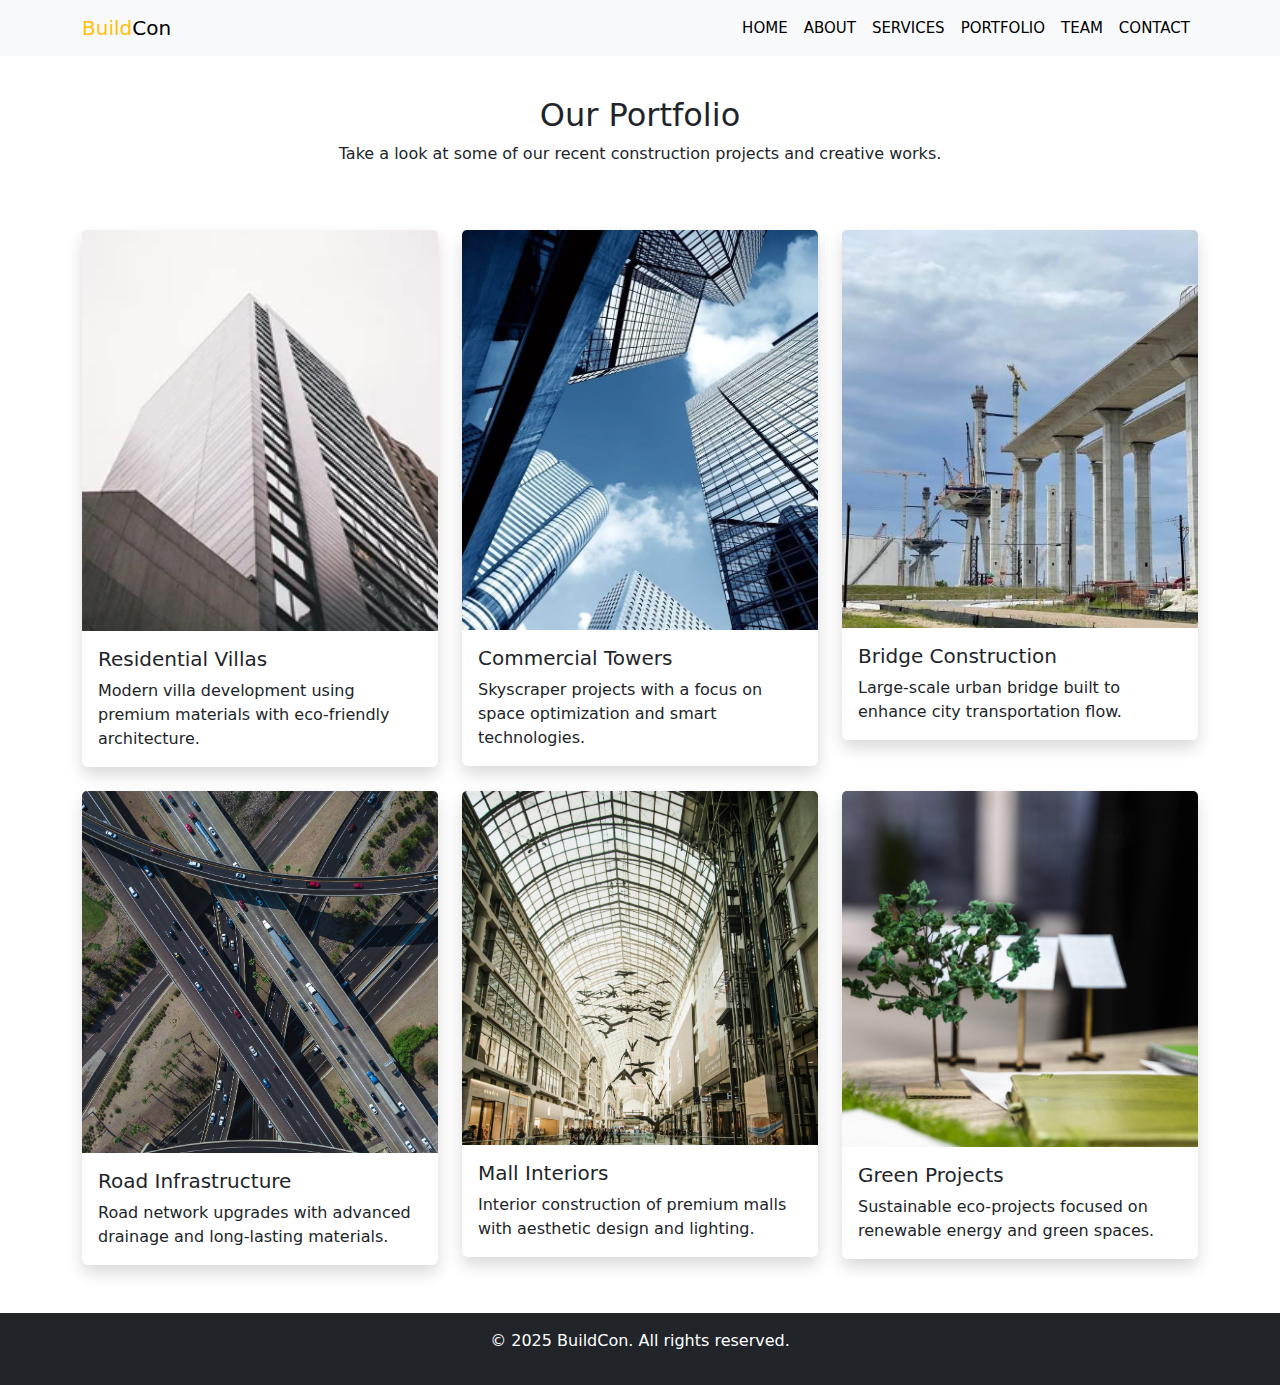
<file: portfolio.html>
<!DOCTYPE html>
<html lang="en">
<head>
  <meta charset="UTF-8">
  <meta name="viewport" content="width=device-width, initial-scale=1.0">
  <title>Portfolio - BuildCon</title>
  <link rel="stylesheet" href="./portfolio.css">
  <link href="https://cdn.jsdelivr.net/npm/bootstrap@5.3.7/dist/css/bootstrap.min.css" rel="stylesheet">
  <link rel="stylesheet" href="https://cdn.jsdelivr.net/npm/bootstrap-icons@1.13.1/font/bootstrap-icons.min.css">
</head>
<body>

<nav class="navbar navbar-expand-lg navbar-light bg-light fixed-top">
        <div class="container">
            <a class="navbar-brand" href="#"> <span class="text-warning">Build</span>Con </a>
            <button class="navbar-toggler" type="button" data-bs-toggle="collapse"
                data-bs-target="#navbarSupportedContent" aria-controls="navbarSupportedContent" aria-expanded="false"
                aria-label="Toggle navigation">
                <span class="navbar-toggler-icon"></span>
            </button>
            <div class="collapse navbar-collapse" id="navbarSupportedContent">
                <ul class="navbar-nav ms-auto mb-2 mb-lg-0">
                    <li class="nav-item">
                        <a class="nav-link" href="index.html">Home</a>
                    </li>
                    <li class="nav-item">
                        <a class="nav-link" href="about.html">About</a>
                    </li>
                    <li class="nav-item">
                        <a class="nav-link" href="services.html">Services</a>
                    </li>
                    <li class="nav-item">
                        <a class="nav-link" href="portfolio.html">Portfolio</a>
                    </li>
                    <li class="nav-item">
                        <a class="nav-link" href="team.html">Team</a>
                    </li>
                    <li class="nav-item">
                        <a class="nav-link" href="contact.html">Contact</a>
                    </li>
                </ul>
            </div>
        </div>
    </nav>


<!-- Portfolio Section -->
<section id="portfolio" class="portfolio section-padding mt-5 pt-5">
  <div class="container">
    <div class="section-header text-center pb-5">
      <h2>Our Portfolio</h2>
      <p>Take a look at some of our recent construction projects and creative works.</p>
    </div>
    <div class="row g-4">

      <!-- Card 1 -->
      <div class="col-md-6 col-lg-4">
        <div class="card border-0 shadow">
          <img src="./project-img.webp" class="card-img-top" alt="Project 1">
          <div class="card-body">
            <h5 class="card-title">Residential Villas</h5>
            <p class="card-text">Modern villa development using premium materials with eco-friendly architecture.</p>
          </div>
        </div>
      </div>

      <!-- Card 2 -->
      <div class="col-md-6 col-lg-4">
        <div class="card border-0 shadow">
          <img src="./project1.jpg" class="card-img-top" alt="Project 2">
          <div class="card-body">
            <h5 class="card-title">Commercial Towers</h5>
            <p class="card-text">Skyscraper projects with a focus on space optimization and smart technologies.</p>
          </div>
        </div>
      </div>

      <!-- Card 3 -->
      <div class="col-md-6 col-lg-4">
        <div class="card border-0 shadow">
          <img src="./bridge.jpg" class="card-img-top" alt="Project 3">
          <div class="card-body">
            <h5 class="card-title">Bridge Construction</h5>
            <p class="card-text">Large-scale urban bridge built to enhance city transportation flow.</p>
          </div>
        </div>
      </div>

      <!-- Card 4 -->
      <div class="col-md-6 col-lg-4">
        <div class="card border-0 shadow">
          <img src="./road.jpg" class="card-img-top" alt="Project 4">
          <div class="card-body">
            <h5 class="card-title">Road Infrastructure</h5>
            <p class="card-text">Road network upgrades with advanced drainage and long-lasting materials.</p>
          </div>
        </div>
      </div>

      <!-- Card 5 -->
      <div class="col-md-6 col-lg-4">
        <div class="card border-0 shadow">
          <img src="./mall.jpg" class="card-img-top" alt="Project 5">
          <div class="card-body">
            <h5 class="card-title">Mall Interiors</h5>
            <p class="card-text">Interior construction of premium malls with aesthetic design and lighting.</p>
          </div>
        </div>
      </div>

      <!-- Card 6 -->
      <div class="col-md-6 col-lg-4">
        <div class="card border-0 shadow">
          <img src="./green-project.jpg" class="card-img-top" alt="Project 6">
          <div class="card-body">
            <h5 class="card-title">Green Projects</h5>
            <p class="card-text">Sustainable eco-projects focused on renewable energy and green spaces.</p>
          </div>
        </div>
      </div>
    </div>
  </div>
</section>

<!-- Footer -->
<footer class="bg-dark p-3 text-center text-white mt-5">
  <p>© 2025 BuildCon. All rights reserved.</p>
</footer>

<script src="https://cdn.jsdelivr.net/npm/bootstrap@5.3.7/dist/js/bootstrap.bundle.min.js"></script>
</body>
</html>
</file>
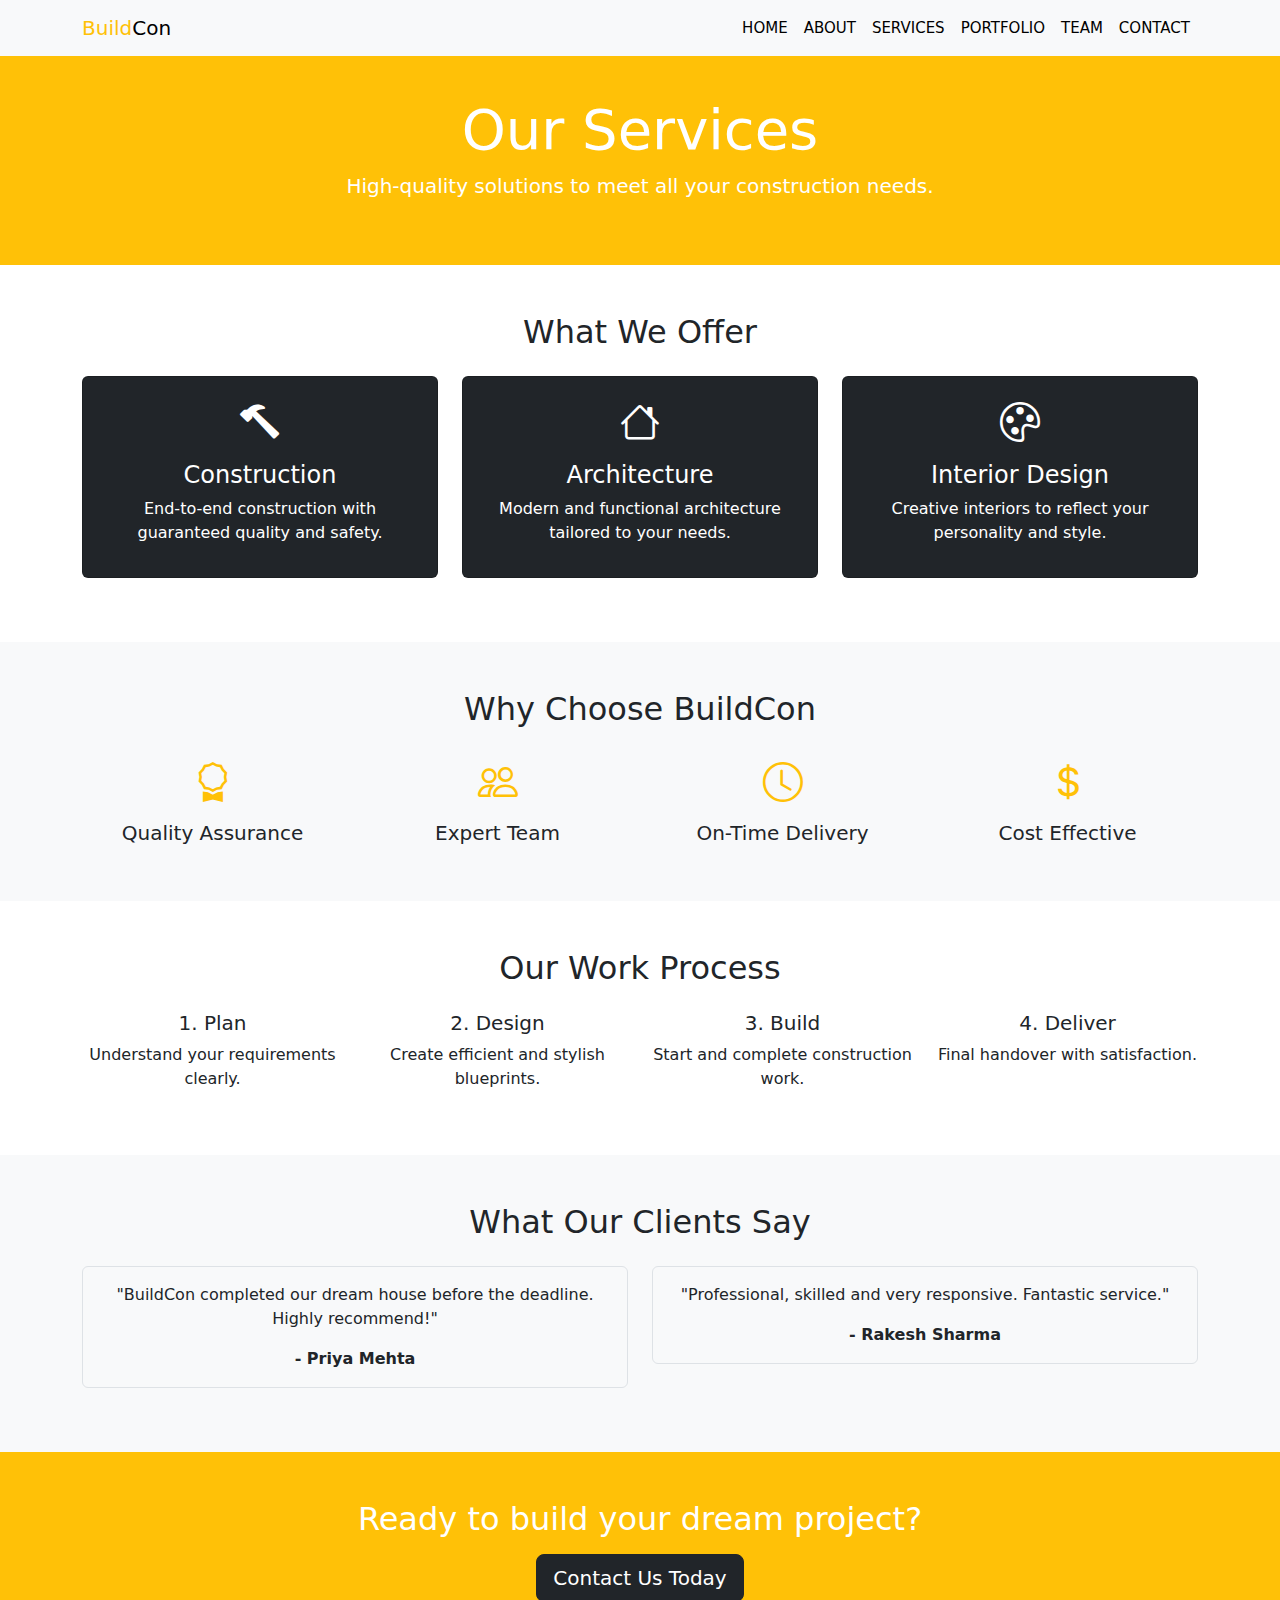
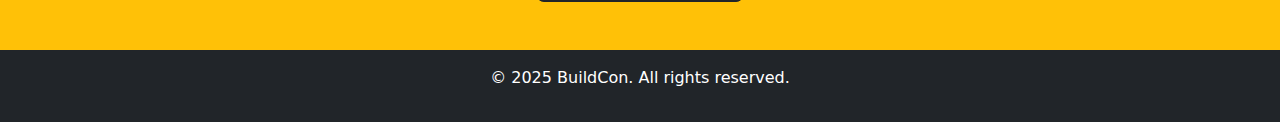
<file: services.html>
<!DOCTYPE html>
<html lang="en">
<head>
  <meta charset="UTF-8" />
  <meta name="viewport" content="width=device-width, initial-scale=1.0"/>
  <title>Services - BuildCon</title>
  <link rel="stylesheet" href="./services.css"/>
  <link href="https://cdn.jsdelivr.net/npm/bootstrap@5.3.7/dist/css/bootstrap.min.css" rel="stylesheet"/>
  <link rel="stylesheet" href="https://cdn.jsdelivr.net/npm/bootstrap-icons@1.13.1/font/bootstrap-icons.min.css"/>
</head>
<body>

  <nav class="navbar navbar-expand-lg navbar-light bg-light fixed-top">
        <div class="container">
            <a class="navbar-brand" href="#"> <span class="text-warning">Build</span>Con </a>
            <button class="navbar-toggler" type="button" data-bs-toggle="collapse"
                data-bs-target="#navbarSupportedContent" aria-controls="navbarSupportedContent" aria-expanded="false"
                aria-label="Toggle navigation">
                <span class="navbar-toggler-icon"></span>
            </button>
            <div class="collapse navbar-collapse" id="navbarSupportedContent">
                <ul class="navbar-nav ms-auto mb-2 mb-lg-0">
                    <li class="nav-item">
                        <a class="nav-link" href="index.html">Home</a>
                    </li>
                    <li class="nav-item">
                        <a class="nav-link" href="about.html">About</a>
                    </li>
                    <li class="nav-item">
                        <a class="nav-link" href="services.html">Services</a>
                    </li>
                    <li class="nav-item">
                        <a class="nav-link" href="portfolio.html">Portfolio</a>
                    </li>
                    <li class="nav-item">
                        <a class="nav-link" href="team.html">Team</a>
                    </li>
                    <li class="nav-item">
                        <a class="nav-link" href="contact.html">Contact</a>
                    </li>
                </ul>
            </div>
        </div>
    </nav>


<!-- Hero / Intro -->
<header class="bg-warning text-center text-white py-5 mt-5">
  <div class="container">
    <h1 class="display-4">Our Services</h1>
    <p class="lead">High-quality solutions to meet all your construction needs.</p>
  </div>
</header>

<!-- Section 1: What We Offer -->
<section class="services py-5">
  <div class="container text-center">
    <h2 class="mb-4">What We Offer</h2>
    <div class="row">
      <div class="col-md-4 mb-3">
        <div class="card h-100 bg-dark text-white p-3">
          <i class="bi bi-hammer fs-1 mb-2"></i>
          <h4>Construction</h4>
          <p>End-to-end construction with guaranteed quality and safety.</p>
        </div>
      </div>
      <div class="col-md-4 mb-3">
        <div class="card h-100 bg-dark text-white p-3">
          <i class="bi bi-house fs-1 mb-2"></i>
          <h4>Architecture</h4>
          <p>Modern and functional architecture tailored to your needs.</p>
        </div>
      </div>
      <div class="col-md-4 mb-3">
        <div class="card h-100 bg-dark text-white p-3">
          <i class="bi bi-palette fs-1 mb-2"></i>
          <h4>Interior Design</h4>
          <p>Creative interiors to reflect your personality and style.</p>
        </div>
      </div>
    </div>
  </div>
</section>

<!-- Section 2: Why Choose Us -->
<section class="bg-light py-5">
  <div class="container text-center">
    <h2 class="mb-4">Why Choose BuildCon</h2>
    <div class="row">
      <div class="col-md-3">
        <i class="bi bi-award fs-1 text-warning"></i>
        <h5 class="mt-2">Quality Assurance</h5>
      </div>
      <div class="col-md-3">
        <i class="bi bi-people fs-1 text-warning"></i>
        <h5 class="mt-2">Expert Team</h5>
      </div>
      <div class="col-md-3">
        <i class="bi bi-clock fs-1 text-warning"></i>
        <h5 class="mt-2">On-Time Delivery</h5>
      </div>
      <div class="col-md-3">
        <i class="bi bi-currency-dollar fs-1 text-warning"></i>
        <h5 class="mt-2">Cost Effective</h5>
      </div>
    </div>
  </div>
</section>

<!-- Section 3: Our Process -->
<section class="py-5">
  <div class="container text-center">
    <h2 class="mb-4">Our Work Process</h2>
    <div class="row">
      <div class="col-md-3"><h5>1. Plan</h5><p>Understand your requirements clearly.</p></div>
      <div class="col-md-3"><h5>2. Design</h5><p>Create efficient and stylish blueprints.</p></div>
      <div class="col-md-3"><h5>3. Build</h5><p>Start and complete construction work.</p></div>
      <div class="col-md-3"><h5>4. Deliver</h5><p>Final handover with satisfaction.</p></div>
    </div>
  </div>
</section>

<!-- Section 4: Testimonials -->
<section class="bg-light py-5">
  <div class="container text-center">
    <h2 class="mb-4">What Our Clients Say</h2>
    <div class="row">
      <div class="col-md-6 mb-3">
        <div class="p-3 border rounded">
          <p>"BuildCon completed our dream house before the deadline. Highly recommend!"</p>
          <strong>- Priya Mehta</strong>
        </div>
      </div>
      <div class="col-md-6 mb-3">
        <div class="p-3 border rounded">
          <p>"Professional, skilled and very responsive. Fantastic service."</p>
          <strong>- Rakesh Sharma</strong>
        </div>
      </div>
    </div>
  </div>
</section>

<!-- Section 5: CTA -->
<section class="text-center text-white bg-warning py-5">
  <div class="container">
    <h2 class="mb-3">Ready to build your dream project?</h2>
    <a href="#contact" class="btn btn-dark btn-lg">Contact Us Today</a>
  </div>
</section>

<!-- Footer -->
<footer class="bg-dark text-white text-center p-3">
  <div class="container">
    <p>© 2025 BuildCon. All rights reserved.</p>
  </div>
</footer>

<script src="https://cdn.jsdelivr.net/npm/bootstrap@5.3.7/dist/js/bootstrap.bundle.min.js"></script>
</body>
</html>
</file>
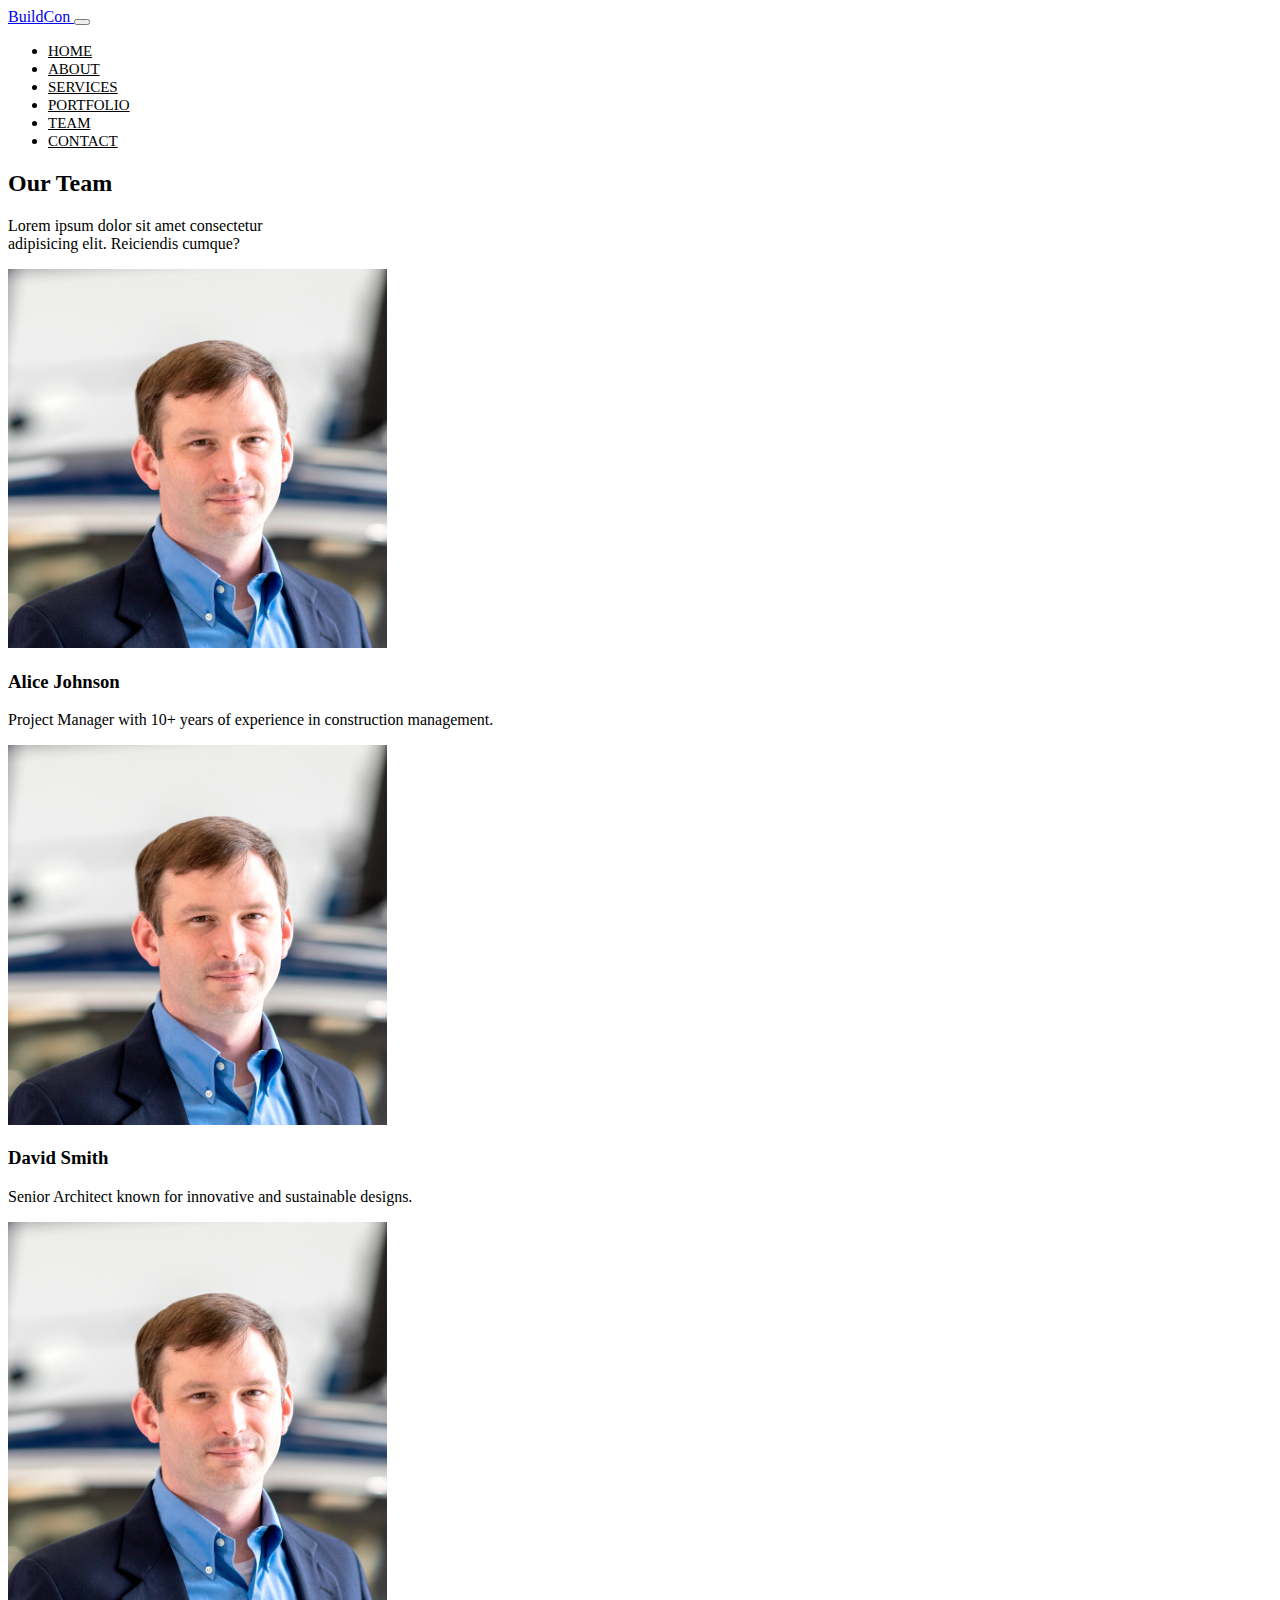
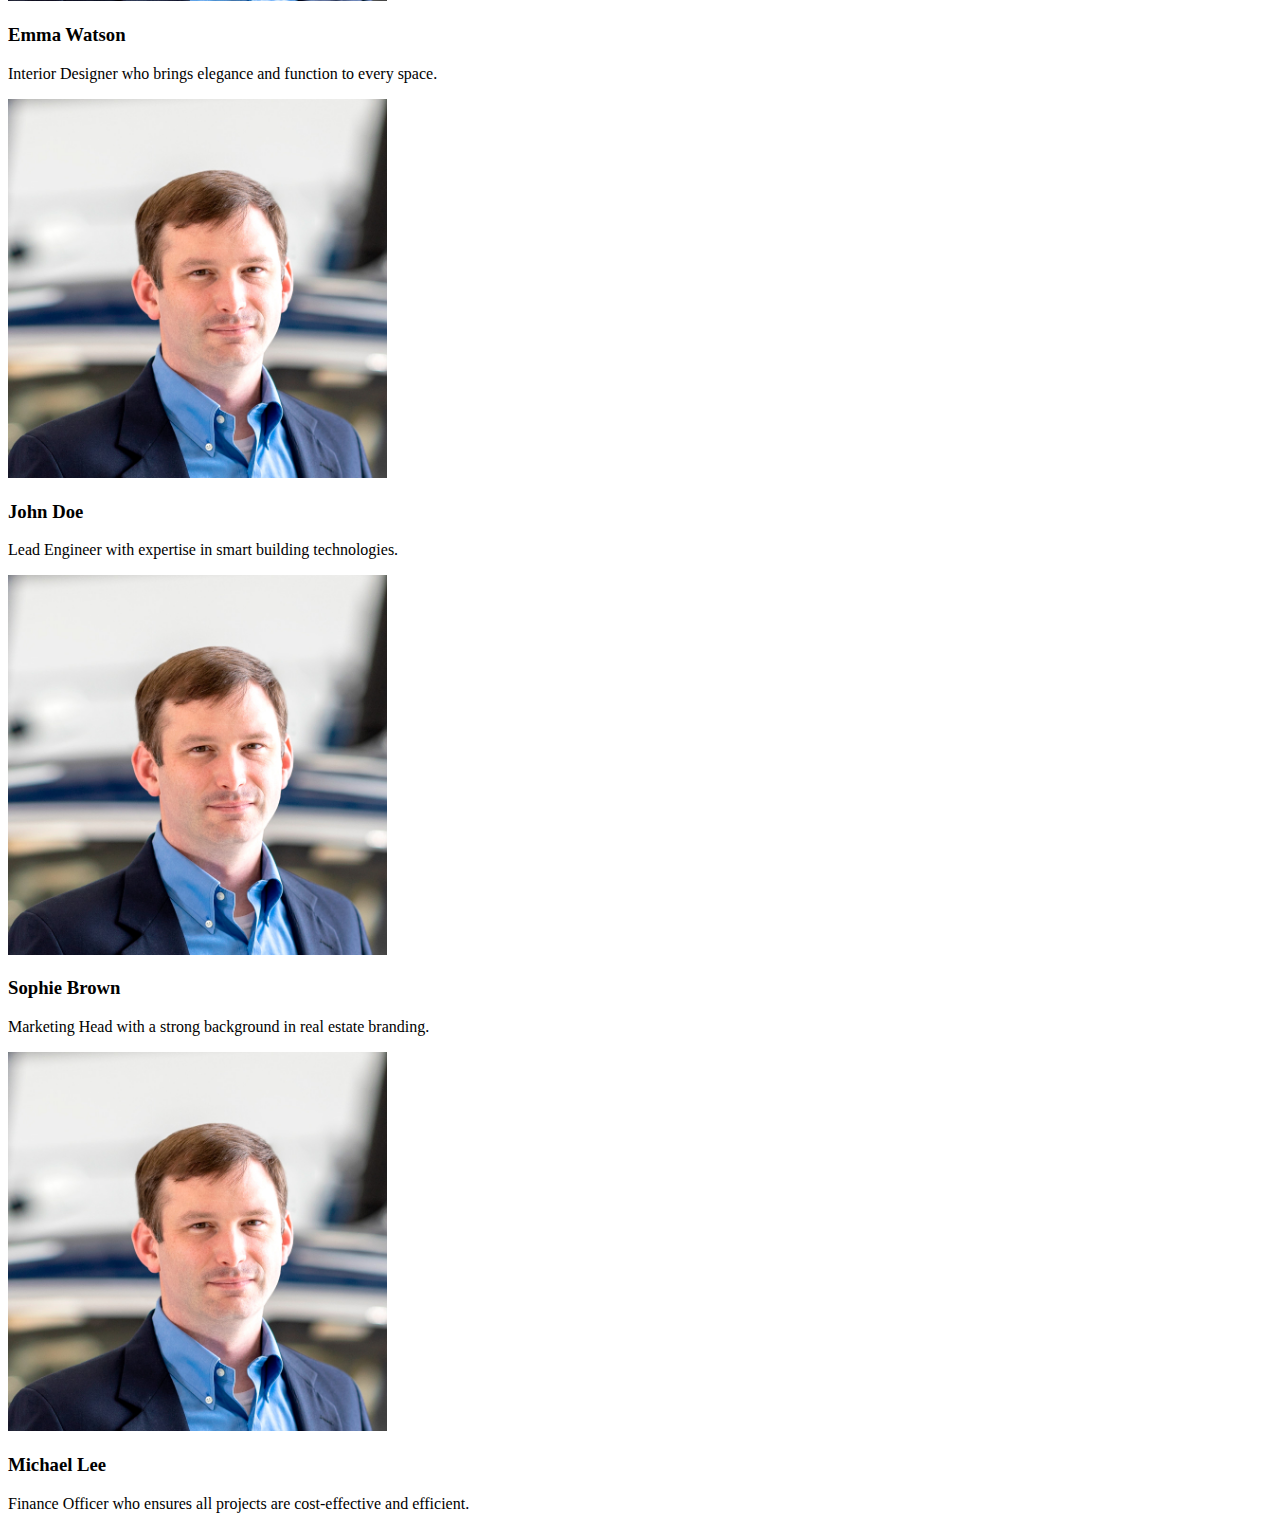
<file: team.html>
<!DOCTYPE html>
<html lang="en">

<head>
    <meta charset="UTF-8">
    <meta name="viewport" content="width=device-width, initial-scale=1.0">
    <title>Team</title>
    <link rel="stylesheet" href="./team.css">
    <link href="https://cdn.jsdelivr.net/npm/bootstrap@5.3.7/dist/css/bootstrap.min.css" rel="stylesheet"
        integrity="sha384-LN+7fdVzj6u52u30Kp6M/trliBMCMKTyK833zpbD+pXdCLuTusPj697FH4R/5mcr" crossorigin="anonymous">
</head>

<body>
    
    <nav class="navbar navbar-expand-lg navbar-light bg-light fixed-top">
        <div class="container">
            <a class="navbar-brand" href="#"> <span class="text-warning">Build</span>Con </a>
            <button class="navbar-toggler" type="button" data-bs-toggle="collapse"
                data-bs-target="#navbarSupportedContent" aria-controls="navbarSupportedContent" aria-expanded="false"
                aria-label="Toggle navigation">
                <span class="navbar-toggler-icon"></span>
            </button>
            <div class="collapse navbar-collapse" id="navbarSupportedContent">
                <ul class="navbar-nav ms-auto mb-2 mb-lg-0">
                    <li class="nav-item">
                        <a class="nav-link" href="index.html">Home</a>
                    </li>
                    <li class="nav-item">
                        <a class="nav-link" href="about.html">About</a>
                    </li>
                    <li class="nav-item">
                        <a class="nav-link" href="services.html">Services</a>
                    </li>
                    <li class="nav-item">
                        <a class="nav-link" href="portfolio.html">Portfolio</a>
                    </li>
                    <li class="nav-item">
                        <a class="nav-link" href="team.html">Team</a>
                    </li>
                    <li class="nav-item">
                        <a class="nav-link" href="contact.html">Contact</a>
                    </li>
                </ul>
            </div>
        </div>
    </nav>

    <!-- team-section -->
    <section id="team" class="team section-padding mt-5">
        <div class="container">
            <div class="row">
                <div class="col-md-12">
                    <div class="section-header text-center pb-5">
                        <h2>Our Team</h2>
                        <p>Lorem ipsum dolor sit amet consectetur <br>adipisicing elit. Reiciendis cumque?</p>
                    </div>
                </div>
            </div>
            <div class="row">
                <!-- Team Member 1 -->
                <div class="col-12 col-md-6 col-lg-4 mb-4">
                    <div class="card text-center">
                        <div class="card-body">
                            <img src="./team2-img.jpg" alt="team" class="img-fluid rounded-circle mb-3" width="30%" >
                            <h3 class="card-title py-2">Alice Johnson</h3>
                            <p class="card-text">Project Manager with 10+ years of experience in construction
                                management.</p>
                            <div class="socials">
                                <i class="bi bi-twitter text-dark mx-1"></i>
                                <i class="bi bi-facebook text-dark mx-1"></i>
                                <i class="bi bi-linkedin text-dark mx-1"></i>
                                <i class="bi bi-instagram text-dark mx-1"></i>
                            </div>
                        </div>
                    </div>
                </div>

                <!-- Team Member 2 -->
                <div class="col-12 col-md-6 col-lg-4 mb-4">
                    <div class="card text-center">
                        <div class="card-body">
                            <img src="./team2-img.jpg" alt="team" class="img-fluid rounded-circle mb-3" width="30%">
                            <h3 class="card-title py-2">David Smith</h3>
                            <p class="card-text">Senior Architect known for innovative and sustainable designs.</p>
                            <div class="socials">
                                <i class="bi bi-twitter text-dark mx-1"></i>
                                <i class="bi bi-facebook text-dark mx-1"></i>
                                <i class="bi bi-linkedin text-dark mx-1"></i>
                                <i class="bi bi-instagram text-dark mx-1"></i>
                            </div>
                        </div>
                    </div>
                </div>

                <!-- Team Member 3 -->
                <div class="col-12 col-md-6 col-lg-4 mb-4">
                    <div class="card text-center">
                        <div class="card-body">
                            <img src="./team2-img.jpg" alt="team" class="img-fluid rounded-circle mb-3" width="30%">
                            <h3 class="card-title py-2">Emma Watson</h3>
                            <p class="card-text">Interior Designer who brings elegance and function to every space.</p>
                            <div class="socials">
                                <i class="bi bi-twitter text-dark mx-1"></i>
                                <i class="bi bi-facebook text-dark mx-1"></i>
                                <i class="bi bi-linkedin text-dark mx-1"></i>
                                <i class="bi bi-instagram text-dark mx-1"></i>
                            </div>
                        </div>
                    </div>
                </div>

                <!-- Team Member 4 -->
                <div class="col-12 col-md-6 col-lg-4 mb-4">
                    <div class="card text-center">
                        <div class="card-body">
                            <img src="./team2-img.jpg" alt="team" class="img-fluid rounded-circle mb-3" width="30%">
                            <h3 class="card-title py-2">John Doe</h3>
                            <p class="card-text">Lead Engineer with expertise in smart building technologies.</p>
                            <div class="socials">
                                <i class="bi bi-twitter text-dark mx-1"></i>
                                <i class="bi bi-facebook text-dark mx-1"></i>
                                <i class="bi bi-linkedin text-dark mx-1"></i>
                                <i class="bi bi-instagram text-dark mx-1"></i>
                            </div>
                        </div>
                    </div>
                </div>

                <!-- Team Member 5 -->
                <div class="col-12 col-md-6 col-lg-4 mb-4">
                    <div class="card text-center">
                        <div class="card-body">
                            <img src="./team2-img.jpg" alt="team" class="img-fluid rounded-circle mb-3" width="30%">
                            <h3 class="card-title py-2">Sophie Brown</h3>
                            <p class="card-text">Marketing Head with a strong background in real estate branding.</p>
                            <div class="socials">
                                <i class="bi bi-twitter text-dark mx-1"></i>
                                <i class="bi bi-facebook text-dark mx-1"></i>
                                <i class="bi bi-linkedin text-dark mx-1"></i>
                                <i class="bi bi-instagram text-dark mx-1"></i>
                            </div>
                        </div>
                    </div>
                </div>

                <!-- Team Member 6 -->
                <div class="col-12 col-md-6 col-lg-4 mb-4">
                    <div class="card text-center">
                        <div class="card-body">
                            <img src="./team2-img.jpg" alt="team" class="img-fluid rounded-circle mb-3" width="30%">
                            <h3 class="card-title py-2">Michael Lee</h3>
                            <p class="card-text">Finance Officer who ensures all projects are cost-effective and
                                efficient.</p>
                            <div class="socials">
                                <i class="bi bi-twitter text-dark mx-1"></i>
                                <i class="bi bi-facebook text-dark mx-1"></i>
                                <i class="bi bi-linkedin text-dark mx-1"></i>
                                <i class="bi bi-instagram text-dark mx-1"></i>
                            </div>
                        </div>
                    </div>
                </div>

            </div>
        </div>
    </section>

</body>
<script src="https://cdn.jsdelivr.net/npm/bootstrap@5.3.7/dist/js/bootstrap.bundle.min.js"
    integrity="sha384-ndDqU0Gzau9qJ1lfW4pNLlhNTkCfHzAVBReH9diLvGRem5+R9g2FzA8ZGN954O5Q"
    crossorigin="anonymous"></script>

</html>
</file>
<file: style.css>
*{
   font-family: montserrat;
}
body{
    background-color: f1fbff;
}
.section-padding{
    padding: 100px 0;
}
.carousel-item{
    height: 100vh;
    min-height: 300px;
}
.carousel-caption{
    bottom: 220px;
    z-index: 2;
}
.carousel-caption h5{
    font-size: 45px;
    text-transform: uppercase;
    letter-spacing: 2px;
    margin-top: 25px;
    color: white; 
}
.carousel-caption p{
    width: 60%;
    margin: auto;
    font-size: 18px;
    line-height: 1.9;
    color: white;
    margin-bottom: 10px;
}
.carousel-inner::before{
    content: '';
    position: absolute;
    width: 100%;
    height: 100%;
    top: 0;
    left: 0;
    background: rgba(0, 0, 0, 0.7);
    z-index: 1;
}
.navbar-nav a{
    font-size: 15px;
    text-transform: uppercase;
    font-weight: 500;
}

.navbar-nav .nav-link {
    position: relative;
    color: #000; /* Optional: ensure default text color */
    transition: color 0.3s ease;
}

.navbar-nav .nav-link::after {
    content: '';
    position: absolute;
    bottom: 0;
    left: 10%;
    width: 0;
    height: 2px;
    background-color: #ffc107; /* Bootstrap warning color (yellow) */
    transition: width 0.3s ease;
}

.navbar-nav .nav-link:hover::after,
.navbar-nav .nav-link.active::after {
    width: 80%;
}

.navbar-nav .nav-link:hover {
    color: #ffc107; /* Optional: change text color on hover */
}

.w-100{
    height: 100vh;
}
.services .card-body i{
    font-size: 50px;
}
.team .card-body i{
    font-size: 20px;
}
.portfolio .card{
    box-shadow: 15px 15px 40px rgba(0, 0, 0, 0.15);
}
.team .card{
    box-shadow: 15px 15px 40px rgba(0, 0, 0, 0.15);
}
.team .card {
  transition: transform 0.3s ease, box-shadow 0.3s ease;
}
.team .card:hover {
  transform: translateY(-10px);
  box-shadow: 0 10px 20px rgba(0, 0, 0, 0.2);
}

.card {
  transition: transform 0.3s ease, box-shadow 0.3s ease;
}
.card:hover {
  transform: translateY(-10px);
  box-shadow: 0 10px 20px rgba(0, 0, 0, 0.2);
}
/* ============responsive css============ */

@media (min-width:760px) and (max-width:991px){
    .carousel-caption{
        bottom: 370px;
    }
    .carousel-caption p{
        width: 100%;
    }
    .card{
        margin-bottom: 30px;
    }
    .img-area img{
        width: 100%;
    }
}
@media (max-width:768px){
    .navbar-nav{
        text-align: center;
    }
    .carousel-caption{
        bottom: 125px;
    }
    .carousel-caption h5{
        font-size: 17px;
    }
    .carousel-caption a{
        padding: 10px 15px;
    }
    .carousel-caption p{
        width: 100%;
        line-height: 1.6;
        font-size: 12px;
    }
    .about-text{
        padding-top: 50px;
    }
    .card{
        margin-bottom: 30px;
    }
}
</file>
<file: about.css>
.navbar-nav a{
    font-size: 15px;
    text-transform: uppercase;
    font-weight: 500;
}

.navbar-nav .nav-link {
    position: relative;
    color: #000; /* Optional: ensure default text color */
    transition: color 0.3s ease;
}

.navbar-nav .nav-link::after {
    content: '';
    position: absolute;
    bottom: 0;
    left: 10%;
    width: 0;
    height: 2px;
    background-color: #ffc107; /* Bootstrap warning color (yellow) */
    transition: width 0.3s ease;
}

.navbar-nav .nav-link:hover::after,
.navbar-nav .nav-link.active::after {
    width: 80%;
}

.navbar-nav .nav-link:hover {
    color: #ffc107; /* Optional: change text color on hover */
}
</file>
<file: contact.css>
.contact .form-control {
    border-radius: 0.5rem;
}

.contact i {
    color: #ffc107;
}

.contact iframe {
    border-radius: 0.5rem;
}
.navbar-nav a{
    font-size: 15px;
    text-transform: uppercase;
    font-weight: 500;
}

.navbar-nav .nav-link {
    position: relative;
    color: #000; /* Optional: ensure default text color */
    transition: color 0.3s ease;
}

.navbar-nav .nav-link::after {
    content: '';
    position: absolute;
    bottom: 0;
    left: 10%;
    width: 0;
    height: 2px;
    background-color: #ffc107; /* Bootstrap warning color (yellow) */
    transition: width 0.3s ease;
}

.navbar-nav .nav-link:hover::after,
.navbar-nav .nav-link.active::after {
    width: 80%;
}

.navbar-nav .nav-link:hover {
    color: #ffc107; /* Optional: change text color on hover */
}
</file>
<file: home.css>
*{
    margin: 0%;
    padding: 0;
    box-sizing: border-box;
}
.section-padding {
    padding: 60px 0;
}
.card img {
    object-fit: cover;
}
.navbar-nav a{
    font-size: 15px;
    text-transform: uppercase;
    font-weight: 500;
}

.navbar-nav .nav-link {
    position: relative;
    color: #000; /* Optional: ensure default text color */
    transition: color 0.3s ease;
}

.navbar-nav .nav-link::after {
    content: '';
    position: absolute;
    bottom: 0;
    left: 10%;
    width: 0;
    height: 2px;
    background-color: #ffc107; /* Bootstrap warning color (yellow) */
    transition: width 0.3s ease;
}

.navbar-nav .nav-link:hover::after,
.navbar-nav .nav-link.active::after {
    width: 80%;
}

.navbar-nav .nav-link:hover {
    color: #ffc107; /* Optional: change text color on hover */
}
@media (max-width:768px){
    .section-padding .card{
        margin-top: 10px;
    }
}
</file>
<file: portfolio.css>
.card {
  transition: transform 0.3s ease, box-shadow 0.3s ease;
}
.card:hover {
  transform: translateY(-10px);
  box-shadow: 0 10px 20px rgba(0, 0, 0, 0.2);
}
.navbar-nav a{
    font-size: 15px;
    text-transform: uppercase;
    font-weight: 500;
}

.navbar-nav .nav-link {
    position: relative;
    color: #000; /* Optional: ensure default text color */
    transition: color 0.3s ease;
}

.navbar-nav .nav-link::after {
    content: '';
    position: absolute;
    bottom: 0;
    left: 10%;
    width: 0;
    height: 2px;
    background-color: #ffc107; /* Bootstrap warning color (yellow) */
    transition: width 0.3s ease;
}

.navbar-nav .nav-link:hover::after,
.navbar-nav .nav-link.active::after {
    width: 80%;
}

.navbar-nav .nav-link:hover {
    color: #ffc107; /* Optional: change text color on hover */
}
</file>
<file: services.css>
.section-padding {
  padding: 60px 0;
}

.card i {
  font-size: 40px;
  margin-bottom: 15px;
}
.navbar-nav a{
    font-size: 15px;
    text-transform: uppercase;
    font-weight: 500;
}

.navbar-nav .nav-link {
    position: relative;
    color: #000; /* Optional: ensure default text color */
    transition: color 0.3s ease;
}

.navbar-nav .nav-link::after {
    content: '';
    position: absolute;
    bottom: 0;
    left: 10%;
    width: 0;
    height: 2px;
    background-color: #ffc107; /* Bootstrap warning color (yellow) */
    transition: width 0.3s ease;
}

.navbar-nav .nav-link:hover::after,
.navbar-nav .nav-link.active::after {
    width: 80%;
}

.navbar-nav .nav-link:hover {
    color: #ffc107; /* Optional: change text color on hover */
}
</file>
<file: team.css>
.team .card {
  transition: transform 0.3s ease, box-shadow 0.3s ease;
}

.team .card:hover {
  transform: translateY(-10px);
  box-shadow: 0 10px 20px rgba(0, 0, 0, 0.2);
}
.navbar-nav a{
    font-size: 15px;
    text-transform: uppercase;
    font-weight: 500;
}

.navbar-nav .nav-link {
    position: relative;
    color: #000; /* Optional: ensure default text color */
    transition: color 0.3s ease;
}

.navbar-nav .nav-link::after {
    content: '';
    position: absolute;
    bottom: 0;
    left: 10%;
    width: 0;
    height: 2px;
    background-color: #ffc107; /* Bootstrap warning color (yellow) */
    transition: width 0.3s ease;
}

.navbar-nav .nav-link:hover::after,
.navbar-nav .nav-link.active::after {
    width: 80%;
}

.navbar-nav .nav-link:hover {
    color: #ffc107; /* Optional: change text color on hover */
}
</file>
